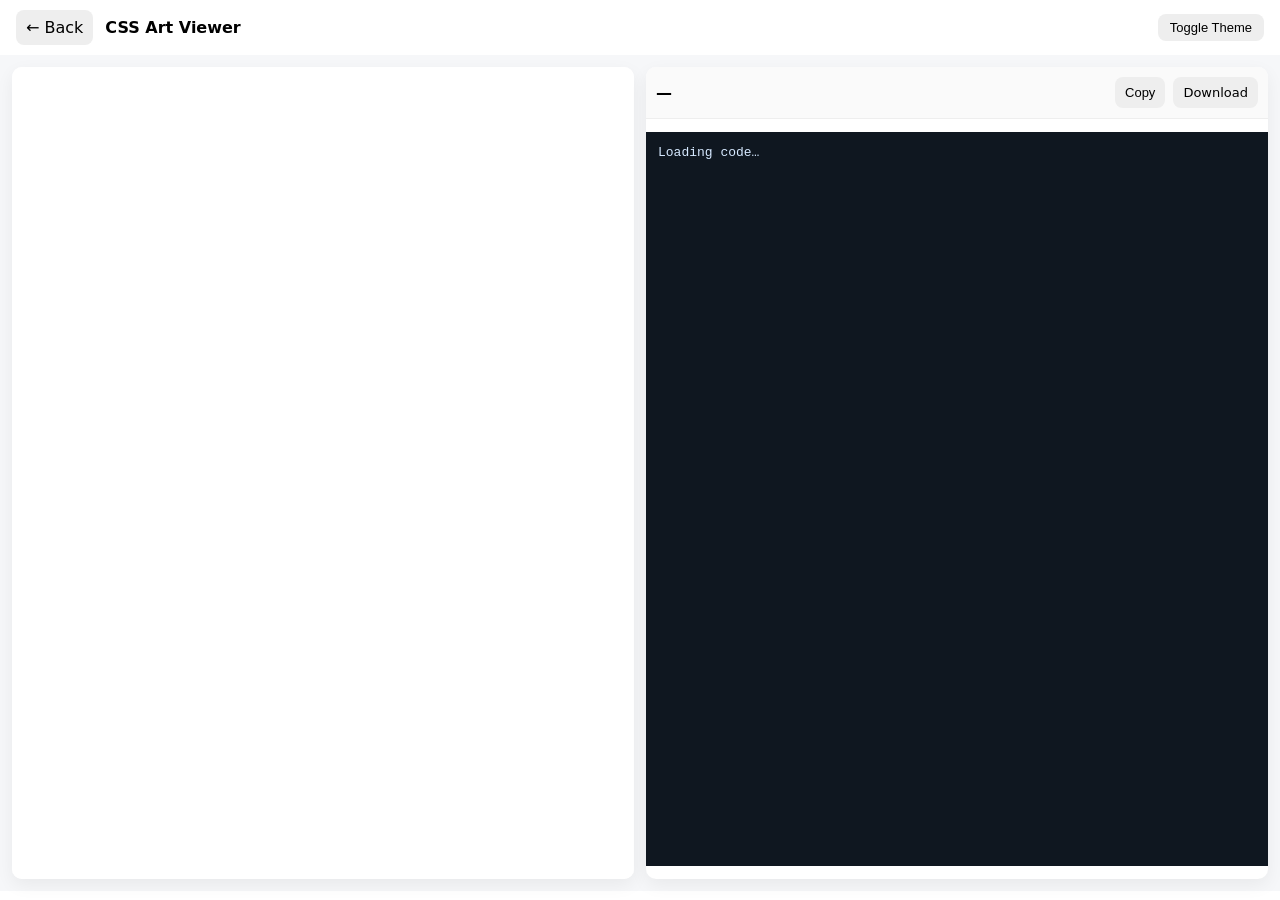
<file: art-viewer.html>
<!DOCTYPE html>
<html lang="en">
<head>
  <meta charset="utf-8" />
  <meta name="viewport" content="width=device-width,initial-scale=1" />
  <title>Art Viewer — CSS Art Museum</title>
  <style>
    :root{
      --gap: 12px;
      --bg: #f6f7f9;
      --panel: #ffffff;
      --muted: #666;
    }
    html,body{height:100%;margin:0;font-family:Inter,Segoe UI,Roboto,system-ui,Arial;}
    header{
      display:flex;align-items:center;gap:12px;padding:10px 16px;background:var(--panel);
      box-shadow:0 1px 0 rgba(0,0,0,0.06);
    }
    header .back{border:0;padding:8px 10px;border-radius:8px;cursor:pointer;background:#eee;text-decoration: none ;color:black;}
    header h1{font-size:16px;margin:0;flex:1}
    .meta {color:var(--muted);font-size:13px}
    /* Theme toggle button */
    .theme-toggle{
      border:0;
      padding:6px 12px;
      border-radius:8px;
      cursor:pointer;
      background:#eee;
      font-size:13px;
      color:black;
      transition: all 0.3s ease;
    }
    .theme-toggle:hover{
      background:#ddd;
    }

    .wrap{
      display:grid;
      grid-template-columns: 1fr 1fr;
      gap:var(--gap);
      padding:var(--gap);
      height: calc(100vh - 64px);
      background:var(--bg);
      box-sizing:border-box;
    }
    .preview-panel, .code-panel{
      background:var(--panel);
      border-radius:10px;
      box-shadow:0 6px 18px rgba(0,0,0,0.06);
      overflow:hidden;
      display:flex;
      flex-direction:column;
    }
    iframe.preview{
      width:100%;
      height:100%;
      border:0;
      flex:1;
      background: white;
    }
    .code-header{
      display:flex;
      gap:8px;
      padding:10px;
      align-items:center;
      border-bottom:1px solid #eee;
      background:#fafafa;
    }
    .code-header .filename{font-weight:600;}
    .btn{
      border:0;padding:8px 10px;border-radius:8px;cursor:pointer;background:#eee;
      font-size:13px; text-decoration: none;color: black;
    }
    .code-area{
      padding:12px;
      overflow:auto;
      font-family: ui-monospace, SFMono-Regular, Menlo, Monaco, "Courier New", monospace;
      font-size:13px;
      line-height:1.4;
      background:#0f1720;
      color:#d6e9ff;
      height:100%;
      box-sizing:border-box;
      white-space:pre;
    }
    .controls {margin-left:auto;display:flex;gap:8px;}
    @media (max-width:920px){
      .wrap{grid-template-columns: 1fr; height: auto;}
      iframe.preview{height:50vh;}
      .code-area{height:50vh;}
    }

    /* --- Dark Mode --- */
    body.dark{
      --bg: #0f0f0f;
      --panel: #1a1a1a;
      --muted: #aaa;
      color: #f0f0f0;
    }
    body.dark header{
      background: var(--panel);
      box-shadow: 0 1px 0 rgba(255,255,255,0.08);
    }
    body.dark .wrap{
      background: var(--bg);
    }
    body.dark .preview-panel,
    body.dark .code-panel{
      background: var(--panel);
      box-shadow: 0 6px 18px rgba(255,255,255,0.06);
    }
    body.dark .code-area{
      background:#0b0f14;
      color:#cde0ff;
    }
    body.dark .code-header{
      background:#181818;
      border-bottom:1px solid #333;
    }
    body.dark .btn, body.dark .back, body.dark .theme-toggle{
      background:#222;
      color:#eee;
      border:1px solid #333;
    }
    body.dark .btn:hover, body.dark .back:hover, body.dark .theme-toggle:hover{
      background:#333;
    }
  </style>
</head>
<body>
  <header>
    <a class="back" href="index.html" title="Back to gallery">← Back</a>
    <h1>CSS Art Viewer</h1>
    <button class="theme-toggle" id="themeToggle">Toggle Theme</button>
  </header>

  <main class="wrap">
    <section class="preview-panel" aria-label="Live preview">
      <iframe class="preview" id="artPreview" title="Art preview"></iframe>
    </section>

    <section class="code-panel" aria-label="Source code">
      <div class="code-header">
        <div class="filename" id="fileName">—</div>
        <div class="controls">
          <button class="btn" id="copyBtn">Copy</button>
          <a class="btn" id="downloadBtn" href="#" download>Download</a>
        </div>
      </div>

      <pre class="code-area" id="codeBlock" aria-live="polite">Loading code…</pre>
    </section>
  </main>

  <script>
    function sanitizeFilename(raw) {
      if (!raw) return null;
      // We only need to prevent directory traversal. We will add the "arts/" prefix later.
      if (raw.includes("..") || raw.includes("/") || raw.includes("\\")) {
        return null;
      }
      return raw;
    }

    const params = new URLSearchParams(location.search);
    // Get the clean filename, e.g., "hariksh-sunset.html"
    const file = sanitizeFilename(params.get("file"));

    const preview = document.getElementById("artPreview");
    const codeBlock = document.getElementById("codeBlock");
    const fileNameEl = document.getElementById("fileName");
    const metaText = document.getElementById("metaText");
    const copyBtn = document.getElementById("copyBtn");
    const downloadBtn = document.getElementById("downloadBtn");

    if(!file){
      fileNameEl.textContent = "No file specified or invalid filename";
      codeBlock.textContent = "No file specified. Go back to the gallery and click an artwork.";
      metaText.textContent = "";
    } else {
      fileNameEl.textContent = file;
      metaText.textContent = "Preview + code";

      const artPath = "./arts/" + encodeURIComponent(file);

      // Set preview (safe: use sanitized filename)
      preview.src = "./arts/" + file;

      // Set download link (same-origin)
      downloadBtn.href = "./arts/" + file;
      downloadBtn.setAttribute("download", file);

      // Fetch the code
      fetch("./arts/" + file, {cache: "no-store"})
        .then(res => {
          if(!res.ok) throw new Error("HTTP " + res.status);
          return res.text();
        })
        .then(txt => {
          // show raw text safely
          codeBlock.textContent = txt;
        })
        .catch(err => {
          codeBlock.textContent = "Error loading code: " + err.message;
        });
    }

    // Copy to clipboard
    const copyBtn = document.getElementById("copyBtn");
    const downloadBtn = document.getElementById("downloadBtn");
    const themeToggle = document.getElementById("themeToggle");

    // Apply dark mode from query param
    const darkMode = params.get("dark") === "true";
    if (darkMode) document.body.classList.add("dark");

    // Set toggle button text
    themeToggle.textContent = document.body.classList.contains("dark") ? "Light Mode" : "Dark Mode";

    // Toggle dark/light mode
    themeToggle.addEventListener("click", () => {
      document.body.classList.toggle("dark");
      themeToggle.textContent = document.body.classList.contains("dark") ? "Light Mode" : "Dark Mode";

      // Update URL query param without reload
      const url = new URL(window.location);
      url.searchParams.set('dark', document.body.classList.contains("dark"));
      history.replaceState(null,'', url);
    });

    if (!file) {
      fileNameEl.textContent = "Error";
      codeBlock.textContent = "No file specified or the filename is invalid. Please go back to the gallery and try again.";
    } else {
      // --- FIX IS HERE ---
      // We build the full path *after* we know the filename is safe.
      const filePath = `arts/${file}`;

      fileNameEl.textContent = file; // Show the clean filename
      preview.src = filePath;       // Use the full path for the iframe
      downloadBtn.href = filePath;    // Use the full path for the download link
      downloadBtn.setAttribute("download", file); // Use the clean filename for the download attribute

      // Use the full path to fetch the code
      fetch(filePath, { cache: "no-store" })
        .then(res => {
          if (!res.ok) throw new Error(`HTTP ${res.status}`);
          return res.text();
        })
        .then(txt => codeBlock.textContent = txt)
        .catch(err => codeBlock.textContent = `Error loading code: ${err.message}`);
    }

    copyBtn.addEventListener("click", async () => {
      try {
        await navigator.clipboard.writeText(codeBlock.textContent);
        copyBtn.textContent = "Copied ✓";
        setTimeout(()=> copyBtn.textContent = "Copy", 1500);
      } catch (e) {
        copyBtn.textContent = "Copy failed";
        setTimeout(()=> copyBtn.textContent = "Copy", 1500);
        setTimeout(() => copyBtn.textContent = "Copy", 1500);
      } catch (e) {
        copyBtn.textContent = "Copy failed";
        setTimeout(() => copyBtn.textContent = "Copy", 1500);
      }
    });
  </script>
</body>
</html>
</file>
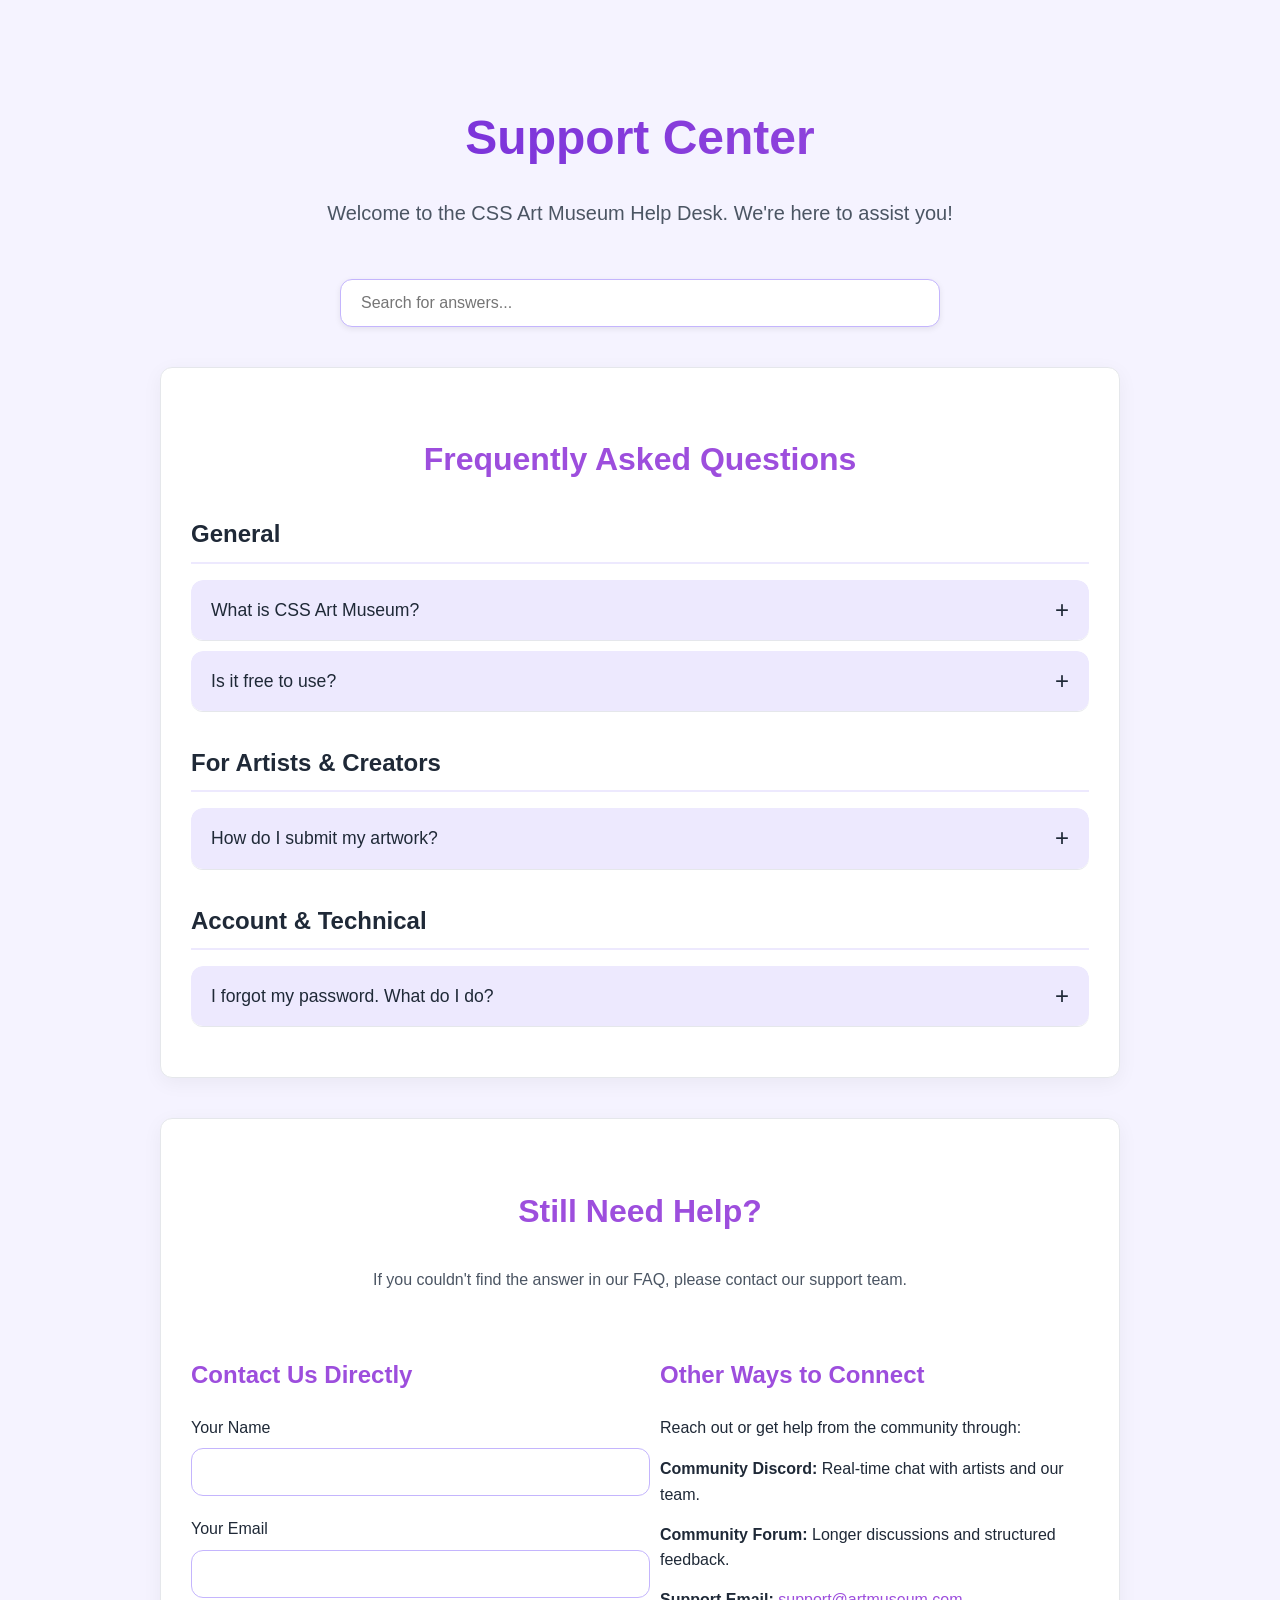
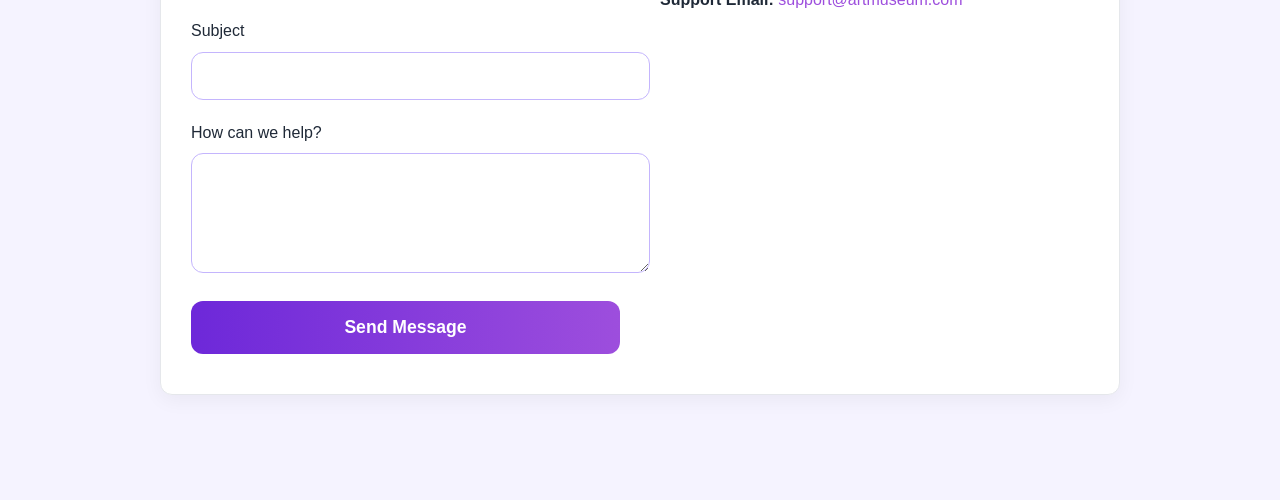
<file: support.html>
<!DOCTYPE html>
<html lang="en">
<head>
<meta charset="UTF-8">
<meta name="viewport" content="width=device-width, initial-scale=1.0">
<title>Support Center - CSS Art Museum</title>
<style>
    /* --- Global Styles & Variables --- */
    :root {
        --bg-color: #F5F3FF;
        --primary-purple: #6D28D9;
        --primary-purple-light: #EDE9FE;
        --accent-purple: #9D4EDD;
        --border-color: #C4B5FD;
        --text-color: #1F2937;
        --text-color-light: #4B5563;
        --white: #FFFFFF;
        --font-family: 'Inter', -apple-system, BlinkMacSystemFont, 'Segoe UI', Roboto, Helvetica, Arial, sans-serif;
        --border-radius: 12px;
        --transition-speed: 0.3s;
    }

    body {
        font-family: var(--font-family);
        background-color: var(--bg-color);
        color: var(--text-color);
        margin: 0;
        line-height: 1.6;
    }

    /* --- Main Container & Layout --- */
    .support-container {
        max-width: 960px;
        margin: 40px auto;
        padding: 20px;
    }

    /* --- Header Section --- */
    .support-header {
        text-align: center;
        margin-bottom: 50px;
        animation: fadeIn 1s ease forwards;
    }

    .support-header h1 {
    font-size: 3rem;
    font-weight: 700;
    margin-bottom: 10px;
    background: linear-gradient(90deg, #6D28D9, #9D4EDD);
    color: transparent;                  /* Fallback */
    -webkit-background-clip: text;       /* Chrome, Safari, Edge */
    -webkit-text-fill-color: transparent; 
    background-clip: text;               /* Standard property (not supported everywhere yet) */
}


    .support-header p {
        font-size: 1.25rem;
        color: var(--text-color-light);
    }

    /* --- Search Bar --- */
    .search-section {
        text-align: center;
        margin: 40px 0;
    }

    .search-bar {
        width: 100%;
        max-width: 600px;
        padding: 14px 20px;
        font-size: 1rem;
        border: 1px solid var(--border-color);
        border-radius: var(--border-radius);
        background-color: var(--white);
        box-shadow: 0 2px 6px rgba(0, 0, 0, 0.08);
        transition: border-color var(--transition-speed), box-shadow var(--transition-speed);
    }

    .search-bar:focus {
        outline: none;
        border-color: var(--primary-purple);
        box-shadow: 0 0 0 4px var(--primary-purple-light);
    }

    /* --- Section Styling --- */
    .support-section {
        background-color: var(--white);
        border-radius: var(--border-radius);
        padding: 40px 30px;
        margin-bottom: 40px;
        border: 1px solid #E5E7EB;
        box-shadow: 0 5px 20px rgba(0,0,0,0.05);
        animation: fadeIn 1s ease forwards;
    }

    .support-section h2 {
        font-size: 2rem;
        font-weight: 600;
        margin-bottom: 30px;
        text-align: center;
        color: var(--accent-purple);
    }

    /* --- FAQ Section --- */
    .faq-category h4 {
        font-size: 1.5rem;
        margin-top: 32px;
        margin-bottom: 16px;
        padding-bottom: 8px;
        border-bottom: 2px solid var(--primary-purple-light);
    }

    .faq-category:first-of-type h4 {
        margin-top: 0;
    }

    .faq-item {
        border-bottom: 1px solid #E5E7EB;
        overflow: hidden;
        transition: all var(--transition-speed);
        border-radius: var(--border-radius);
        margin-bottom: 10px;
    }

    .faq-item summary {
        font-size: 1.1rem;
        font-weight: 500;
        padding: 16px 20px;
        cursor: pointer;
        list-style: none;
        position: relative;
        transition: color var(--transition-speed);
        background-color: var(--primary-purple-light);
        border-radius: var(--border-radius);
    }

    .faq-item summary::-webkit-details-marker { display: none; }

    .faq-item summary::after {
        content: '+';
        font-size: 1.5rem;
        font-weight: 300;
        position: absolute;
        right: 20px;
        top: 50%;
        transform: translateY(-50%);
        transition: transform var(--transition-speed);
    }

    .faq-item[open] summary {
        color: var(--primary-purple);
    }

    .faq-item[open] summary::after {
        transform: translateY(-50%) rotate(45deg);
    }

    .faq-answer {
        padding: 0 20px 20px 20px;
        color: var(--text-color-light);
        animation: fadeIn 0.3s ease forwards;
    }

    /* --- Contact Section --- */
    .contact-grid {
        display: flex;
        gap: 40px;
        flex-wrap: wrap;
    }

    .contact-form, .contact-info {
        flex: 1;
        min-width: 280px;
    }

    .contact-form h4, .contact-info h4 {
        font-size: 1.5rem;
        margin-bottom: 20px;
        color: var(--accent-purple);
    }

    .form-group {
        margin-bottom: 20px;
    }

    .form-group label {
        display: block;
        margin-bottom: 8px;
        font-weight: 500;
    }

    .form-group input,
    .form-group textarea {
        width: 100%;
        padding: 14px;
        font-size: 1rem;
        border: 1px solid var(--border-color);
        border-radius: var(--border-radius);
        background-color: var(--white);
        transition: border-color var(--transition-speed), box-shadow var(--transition-speed);
    }

    .form-group input:focus,
    .form-group textarea:focus {
        outline: none;
        border-color: var(--primary-purple);
        box-shadow: 0 0 0 4px var(--primary-purple-light);
    }

    .form-group textarea { resize: vertical; }

    .submit-btn {
        width: 100%;
        padding: 16px;
        font-size: 1.1rem;
        font-weight: 600;
        color: var(--white);
        background: linear-gradient(90deg, #6D28D9, #9D4EDD);
        border: none;
        border-radius: var(--border-radius);
        cursor: pointer;
        transition: transform var(--transition-speed), box-shadow var(--transition-speed);
    }

    .submit-btn:hover {
        transform: scale(1.05);
        box-shadow: 0 6px 15px rgba(0,0,0,0.15);
    }

    .contact-info ul { list-style: none; padding: 0; }
    .contact-info li { margin-bottom: 14px; }
    .contact-info a { color: var(--accent-purple); font-weight: 500; text-decoration: none; }
    .contact-info a:hover { text-decoration: underline; }

    /* --- Animations --- */
    @keyframes fadeIn {
        from { opacity: 0; transform: translateY(20px); }
        to { opacity: 1; transform: translateY(0); }
    }

    /* --- Responsive Styles --- */
    @media (max-width: 768px) {
        .support-header h1 { font-size: 2.2rem; }
        .contact-grid { flex-direction: column; }
        .support-section { padding: 30px 20px; }
    }

</style>
</head>
<body>

<main class="support-container">
    <section class="support-header">
        <h1>Support Center</h1>
        <p>Welcome to the CSS Art Museum Help Desk. We're here to assist you!</p>
    </section>

    <section class="search-section">
        <input type="search" class="search-bar" placeholder="Search for answers...">
    </section>

    <section class="support-section">
        <h2>Frequently Asked Questions</h2>
        
        <div class="faq-category">
            <h4>General</h4>
            <details class="faq-item">
                <summary>What is CSS Art Museum?</summary>
                <div class="faq-answer">
                    <p>CSS Art Museum is a digital platform showcasing art created entirely with CSS.</p>
                </div>
            </details>
            <details class="faq-item">
                <summary>Is it free to use?</summary>
                <div class="faq-answer">
                    <p>Yes! All browsing, profile creation, and submissions are free.</p>
                </div>
            </details>
        </div>

        <div class="faq-category">
            <h4>For Artists & Creators</h4>
            <details class="faq-item">
                <summary>How do I submit my artwork?</summary>
                <div class="faq-answer">
                    <p>Sign up, click "Submit Artwork," and paste your HTML/CSS code with a title and description.</p>
                </div>
            </details>
        </div>

        <div class="faq-category">
            <h4>Account & Technical</h4>
            <details class="faq-item">
                <summary>I forgot my password. What do I do?</summary>
                <div class="faq-answer">
                    <p>Use the "Forgot Password?" link on the login page to reset it via email.</p>
                </div>
            </details>
        </div>
    </section>

    <section class="support-section">
        <h2>Still Need Help?</h2>
        <p style="text-align:center; max-width: 600px; margin: 0 auto 32px auto; color: var(--text-color-light);">If you couldn't find the answer in our FAQ, please contact our support team.</p>
        <div class="contact-grid">
            <div class="contact-form">
                <h4>Contact Us Directly</h4>
                <form action="#" method="POST">
                    <div class="form-group">
                        <label for="name">Your Name</label>
                        <input type="text" id="name" name="name" required>
                    </div>
                    <div class="form-group">
                        <label for="email">Your Email</label>
                        <input type="email" id="email" name="email" required>
                    </div>
                    <div class="form-group">
                        <label for="subject">Subject</label>
                        <input type="text" id="subject" name="subject" required>
                    </div>
                    <div class="form-group">
                        <label for="message">How can we help?</label>
                        <textarea id="message" name="message" rows="5" required></textarea>
                    </div>
                    <button type="submit" class="submit-btn">Send Message</button>
                </form>
            </div>
            <div class="contact-info">
                <h4>Other Ways to Connect</h4>
                <p>Reach out or get help from the community through:</p>
                <ul>
                    <li><strong>Community Discord:</strong> Real-time chat with artists and our team.</li>
                    <li><strong>Community Forum:</strong> Longer discussions and structured feedback.</li>
                    <li><strong>Support Email:</strong> <a href="mailto:support@artmuseum.com">support@artmuseum.com</a></li>
                </ul>
            </div>
        </div>
    </section>
</main>

</body>
</html>
</file>
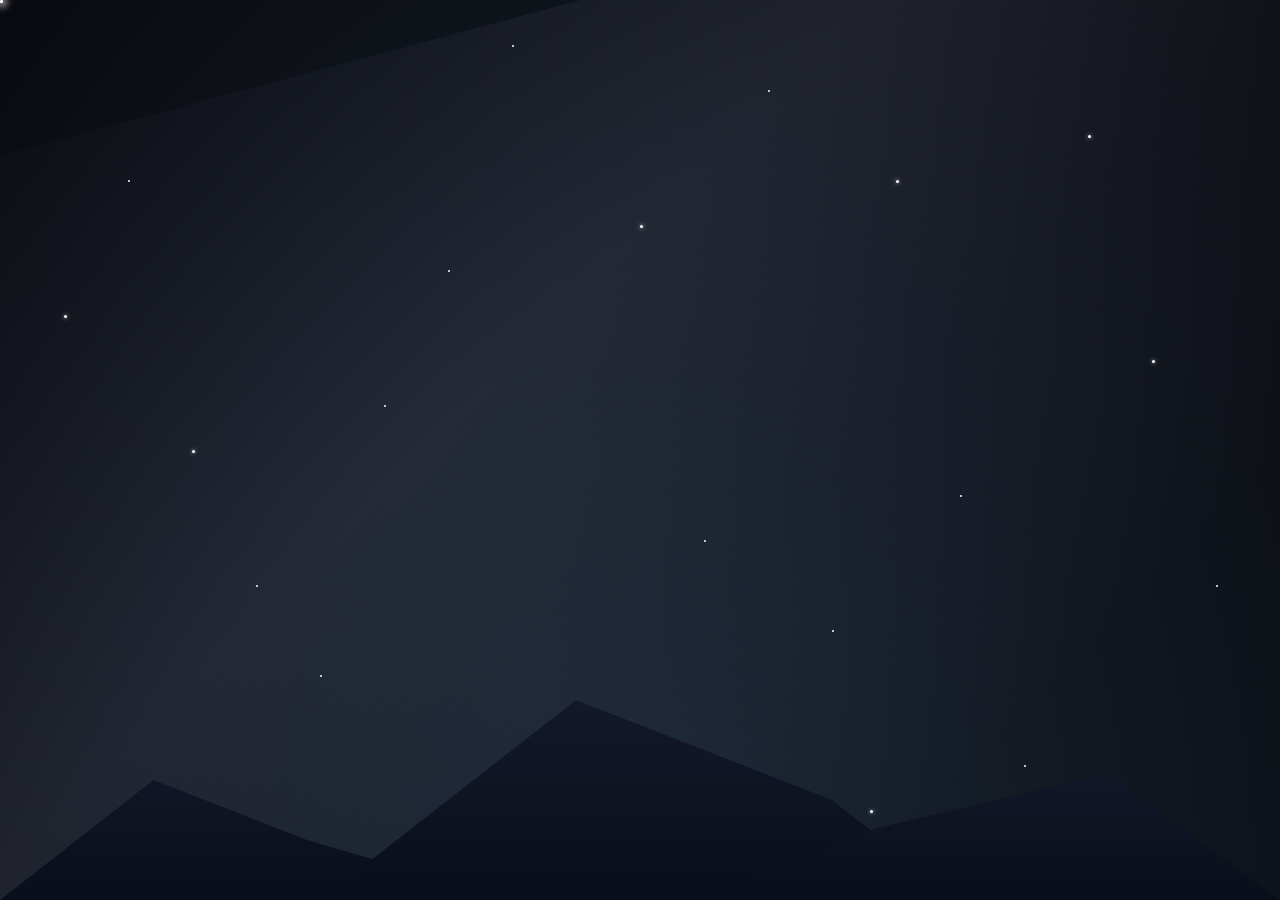
<file: arts/aditi-meteor-shower.html>
<!DOCTYPE html>
<html lang="en">
<head>
    <meta charset="UTF-8">
    <meta name="viewport" content="width=device-width, initial-scale=1.0">
    <title>Meteor Shower</title>
    <style>
        * {
            margin: 0;
            padding: 0;
            box-sizing: border-box;
        }

        body {
            overflow: hidden;
            background: radial-gradient(ellipse at bottom, #1B2735 0%, #090A0F 100%);
            height: 100vh;
        }

        .scene {
            position: relative;
            width: 100%;
            height: 100vh;
            overflow: hidden;
        }

        /* Starfield background */
        .stars {
            position: absolute;
            width: 100%;
            height: 100%;
        }

        .star {
            position: absolute;
            width: 2px;
            height: 2px;
            background: white;
            border-radius: 50%;
            animation: twinkle 3s ease-in-out infinite;
        }

        .star.bright {
            width: 3px;
            height: 3px;
            box-shadow: 0 0 4px rgba(255, 255, 255, 0.8);
        }

        @keyframes twinkle {
            0%, 100% { opacity: 0.3; }
            50% { opacity: 1; }
        }

        /* Generate random stars */
        .star:nth-child(1) { left: 10%; top: 20%; animation-delay: 0s; }
        .star:nth-child(2) { left: 85%; top: 15%; animation-delay: 0.5s; }
        .star:nth-child(3) { left: 30%; top: 45%; animation-delay: 1s; }
        .star:nth-child(4) { left: 65%; top: 70%; animation-delay: 1.5s; }
        .star:nth-child(5) { left: 50%; top: 25%; animation-delay: 2s; }
        .star:nth-child(6) { left: 75%; top: 55%; animation-delay: 2.5s; }
        .star:nth-child(7) { left: 20%; top: 65%; animation-delay: 0.8s; }
        .star:nth-child(8) { left: 90%; top: 40%; animation-delay: 1.3s; }
        .star:nth-child(9) { left: 45%; top: 80%; animation-delay: 1.8s; }
        .star:nth-child(10) { left: 60%; top: 10%; animation-delay: 2.3s; }
        .star:nth-child(11) { left: 15%; top: 50%; animation-delay: 0.3s; }
        .star:nth-child(12) { left: 80%; top: 85%; animation-delay: 1.1s; }
        .star:nth-child(13) { left: 35%; top: 30%; animation-delay: 1.6s; }
        .star:nth-child(14) { left: 70%; top: 20%; animation-delay: 2.1s; }
        .star:nth-child(15) { left: 25%; top: 75%; animation-delay: 0.6s; }
        .star:nth-child(16) { left: 55%; top: 60%; animation-delay: 1.4s; }
        .star:nth-child(17) { left: 5%; top: 35%; animation-delay: 1.9s; }
        .star:nth-child(18) { left: 95%; top: 65%; animation-delay: 2.4s; }
        .star:nth-child(19) { left: 40%; top: 5%; animation-delay: 0.9s; }
        .star:nth-child(20) { left: 68%; top: 90%; animation-delay: 1.7s; }

        /* Meteors */
        .meteor {
            position: absolute;
            width: 3px;
            height: 3px;
            background: white;
            border-radius: 50%;
            box-shadow: 0 0 8px 2px rgba(255, 255, 255, 0.8);
            animation: shootMeteor linear infinite;
        }

        .meteor::before {
            content: '';
            position: absolute;
            width: 100px;
            height: 2px;
            background: linear-gradient(to right, 
                rgba(255, 255, 255, 0.9), 
                rgba(255, 255, 255, 0.6) 30%,
                rgba(200, 220, 255, 0.3) 60%,
                transparent);
            top: 50%;
            right: 3px;
            transform: translateY(-50%);
            border-radius: 50%;
        }

        @keyframes shootMeteor {
            0% {
                transform: translate(0, 0) rotate(45deg);
                opacity: 1;
            }
            70% {
                opacity: 1;
            }
            100% {
                transform: translate(-600px, 600px) rotate(45deg);
                opacity: 0;
            }
        }

        /* Different meteor timings and positions */
        .meteor:nth-child(1) { left: 20%; top: -5%; animation-duration: 2s; animation-delay: 0s; }
        .meteor:nth-child(2) { left: 50%; top: -8%; animation-duration: 2.3s; animation-delay: 0.5s; }
        .meteor:nth-child(3) { left: 80%; top: -3%; animation-duration: 1.8s; animation-delay: 1s; }
        .meteor:nth-child(4) { left: 35%; top: -6%; animation-duration: 2.1s; animation-delay: 1.5s; }
        .meteor:nth-child(5) { left: 65%; top: -4%; animation-duration: 2.4s; animation-delay: 2s; }
        .meteor:nth-child(6) { left: 90%; top: -7%; animation-duration: 1.9s; animation-delay: 2.5s; }
        .meteor:nth-child(7) { left: 15%; top: -9%; animation-duration: 2.2s; animation-delay: 3s; }
        .meteor:nth-child(8) { left: 45%; top: -5%; animation-duration: 2s; animation-delay: 3.5s; }
        .meteor:nth-child(9) { left: 75%; top: -8%; animation-duration: 2.3s; animation-delay: 4s; }
        .meteor:nth-child(10) { left: 25%; top: -4%; animation-duration: 2.1s; animation-delay: 4.5s; }
        .meteor:nth-child(11) { left: 55%; top: -6%; animation-duration: 1.8s; animation-delay: 5s; }
        .meteor:nth-child(12) { left: 85%; top: -9%; animation-duration: 2.4s; animation-delay: 5.5s; }
        .meteor:nth-child(13) { left: 10%; top: -7%; animation-duration: 2.2s; animation-delay: 6s; }
        .meteor:nth-child(14) { left: 40%; top: -5%; animation-duration: 1.9s; animation-delay: 6.5s; }
        .meteor:nth-child(15) { left: 70%; top: -8%; animation-duration: 2.1s; animation-delay: 7s; }

        /* Larger meteors */
        .meteor.large {
            width: 5px;
            height: 5px;
            box-shadow: 0 0 15px 4px rgba(255, 255, 255, 0.9);
        }

        .meteor.large::before {
            width: 150px;
            height: 3px;
            background: linear-gradient(to right, 
                rgba(255, 255, 255, 1), 
                rgba(255, 255, 255, 0.8) 20%,
                rgba(200, 220, 255, 0.5) 50%,
                rgba(150, 180, 255, 0.2) 80%,
                transparent);
        }

        .meteor:nth-child(3), .meteor:nth-child(7), .meteor:nth-child(12) {
            width: 5px;
            height: 5px;
            box-shadow: 0 0 15px 4px rgba(255, 255, 255, 0.9);
        }

        .meteor:nth-child(3)::before, 
        .meteor:nth-child(7)::before, 
        .meteor:nth-child(12)::before {
            width: 150px;
            height: 3px;
            background: linear-gradient(to right, 
                rgba(255, 255, 255, 1), 
                rgba(255, 255, 255, 0.8) 20%,
                rgba(200, 220, 255, 0.5) 50%,
                rgba(150, 180, 255, 0.2) 80%,
                transparent);
        }

        /* Milky Way glow */
        .milky-way {
            position: absolute;
            width: 120%;
            height: 100%;
            left: -10%;
            top: 0;
            background: linear-gradient(to bottom right,
                transparent 0%,
                rgba(150, 150, 200, 0.05) 20%,
                rgba(180, 180, 220, 0.1) 40%,
                rgba(150, 150, 200, 0.05) 60%,
                transparent 80%);
            transform: rotate(-15deg);
            pointer-events: none;
        }

        /* Mountain silhouette */
        .mountains {
            position: absolute;
            bottom: 0;
            width: 100%;
            height: 250px;
        }

        .mountain {
            position: absolute;
            bottom: 0;
            background: linear-gradient(to top, #0a0e1a, #161b2e);
        }

        .mountain1 {
            left: 0;
            width: 40%;
            height: 200px;
            clip-path: polygon(0% 100%, 30% 40%, 60% 70%, 100% 100%);
        }

        .mountain2 {
            left: 25%;
            width: 50%;
            height: 250px;
            clip-path: polygon(0% 100%, 40% 20%, 80% 60%, 100% 100%);
        }

        .mountain3 {
            right: 0;
            width: 45%;
            height: 180px;
            clip-path: polygon(0% 100%, 30% 60%, 70% 30%, 100% 100%);
        }

        /* Shooting star trails */
        .trail {
            position: absolute;
            width: 2px;
            height: 80px;
            background: linear-gradient(to bottom,
                rgba(255, 255, 255, 0.8),
                rgba(200, 220, 255, 0.4),
                transparent);
            animation: fadeTrail 0.5s ease-out forwards;
            pointer-events: none;
            opacity: 0;
        }

        @keyframes fadeTrail {
            0% { opacity: 0.6; }
            100% { opacity: 0; }
        }
    </style>
</head>
<body>
    <div class="scene">
        <!-- Milky Way -->
        <div class="milky-way"></div>

        <!-- Starfield -->
        <div class="stars">
            <div class="star"></div>
            <div class="star bright"></div>
            <div class="star"></div>
            <div class="star"></div>
            <div class="star bright"></div>
            <div class="star"></div>
            <div class="star"></div>
            <div class="star bright"></div>
            <div class="star"></div>
            <div class="star"></div>
            <div class="star bright"></div>
            <div class="star"></div>
            <div class="star"></div>
            <div class="star bright"></div>
            <div class="star"></div>
            <div class="star"></div>
            <div class="star bright"></div>
            <div class="star"></div>
            <div class="star"></div>
            <div class="star bright"></div>
        </div>

        <!-- Meteors -->
        <div class="meteor"></div>
        <div class="meteor"></div>
        <div class="meteor"></div>
        <div class="meteor"></div>
        <div class="meteor"></div>
        <div class="meteor"></div>
        <div class="meteor"></div>
        <div class="meteor"></div>
        <div class="meteor"></div>
        <div class="meteor"></div>
        <div class="meteor"></div>
        <div class="meteor"></div>
        <div class="meteor"></div>
        <div class="meteor"></div>
        <div class="meteor"></div>

        <!-- Mountain silhouette -->
        <div class="mountains">
            <div class="mountain mountain1"></div>
            <div class="mountain mountain2"></div>
            <div class="mountain mountain3"></div>
        </div>
    </div>
</body>
</html>
</file>
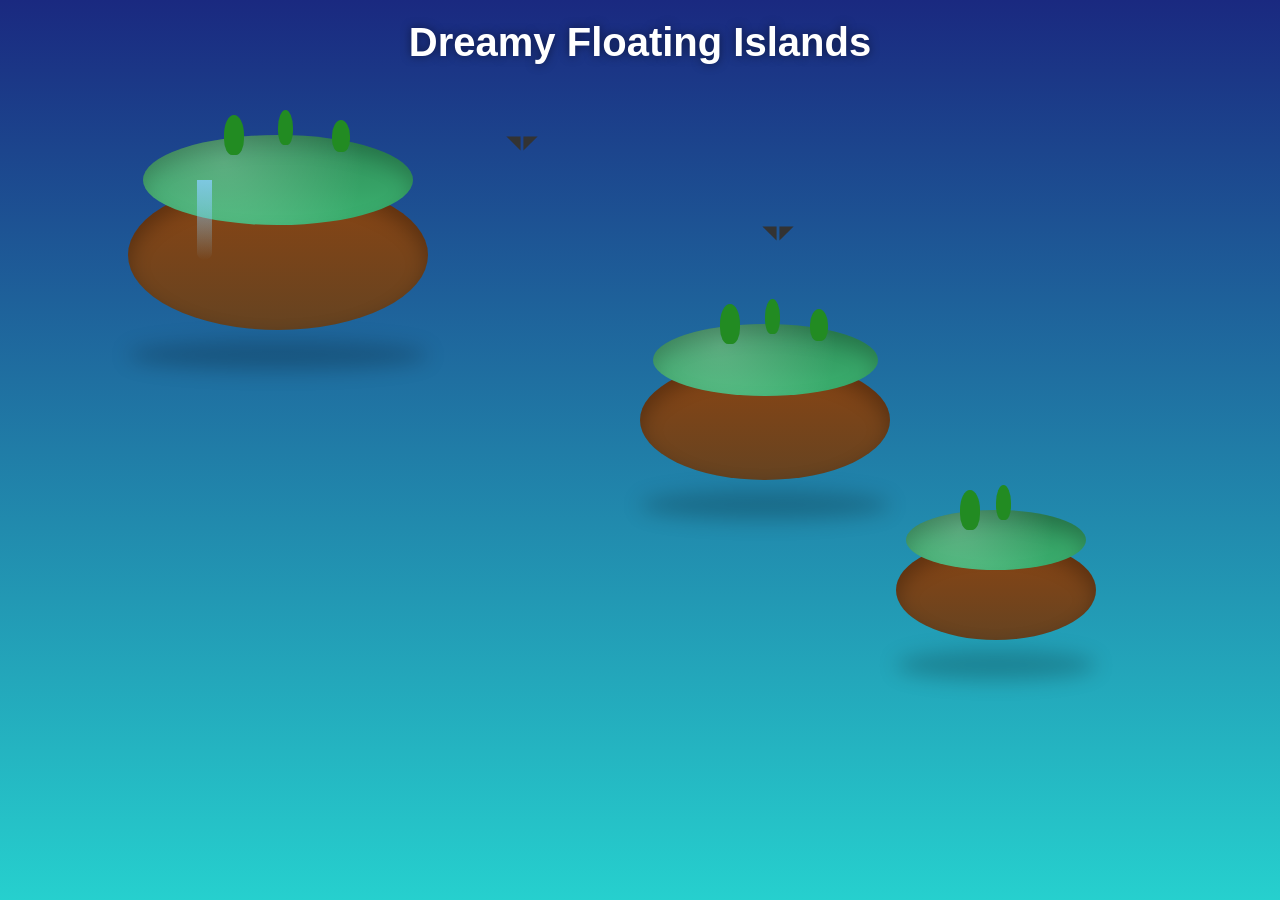
<file: arts/adrika-floating-island.html>
<!DOCTYPE html>
<html lang="en">
<head>
    <meta charset="UTF-8">
    <meta name="viewport" content="width=device-width, initial-scale=1.0">
    <title>Dreamy Floating Islands</title>
    <style>
        * {
            margin: 0;
            padding: 0;
            box-sizing: border-box;
        }
        body {
            background: linear-gradient(to bottom, #1a2980, #26d0ce);
            min-height: 100vh;
            overflow: hidden;
            font-family: 'Segoe UI', Tahoma, Geneva, Verdana, sans-serif;
            display: flex;
            justify-content: center;
            align-items: center;
        }

        .scene {
            position: relative;
            width: 100%;
            height: 100vh;
            overflow: hidden;
        }

        /* Island Styles */
        .island {
            position: absolute;
            transform-origin: center;
        }

        .island-1 {
            width: 300px;
            height: 150px;
            top: 20%;
            left: 10%;
            animation: float 15s ease-in-out infinite;
        }

        .island-2 {
            width: 200px;
            height: 100px;
            top: 60%;
            left: 70%;
            animation: float 12s ease-in-out infinite 2s;
        }

        .island-3 {
            width: 250px;
            height: 120px;
            top: 40%;
            left: 50%;
            animation: float 18s ease-in-out infinite 1s;
        }

        .island-base {
            position: absolute;
            width: 100%;
            height: 100%;
            border-radius: 50%;
            background: linear-gradient(to bottom, #8B4513, #654321);
            box-shadow: inset 0 10px 20px rgba(0, 0, 0, 0.3);
        }

        .island-top {
            position: absolute;
            width: 90%;
            height: 60%;
            top: -30%;
            left: 5%;
            border-radius: 50%;
            background: linear-gradient(to bottom, #2E8B57, #3CB371);
            box-shadow: inset 0 10px 20px rgba(0, 0, 0, 0.2);
            z-index: 2;
        }

        .island-top::after {
            content: '';
            position: absolute;
            width: 100%;
            height: 100%;
            border-radius: 50%;
            background: radial-gradient(circle at 30% 30%, rgba(255, 255, 255, 0.2), transparent 70%);
        }

        .tree {
            position: absolute;
            width: 20px;
            height: 40px;
            background: #228B22;
            border-radius: 50% 50% 40% 40%;
            z-index: 3;
        }

        .tree-1 { top: -20px; left: 30%; }
        .tree-2 { top: -25px; left: 50%; width: 15px; height: 35px; }
        .tree-3 { top: -15px; left: 70%; width: 18px; height: 32px; }

        /* Cloud Styles */
        .cloud {
            position: absolute;
            background: rgba(255, 255, 255, 0.9);
            border-radius: 50%;
            filter: blur(5px);
            animation: drift 30s linear infinite;
        }

        .cloud-1 {
            width: 120px;
            height: 60px;
            top: 10%;
            left: -150px;
            animation-delay: 0s;
        }

        .cloud-2 {
            width: 180px;
            height: 80px;
            top: 30%;
            left: -200px;
            animation-delay: 5s;
        }

        .cloud-3 {
            width: 150px;
            height: 70px;
            top: 50%;
            left: -180px;
            animation-delay: 10s;
        }

        .cloud-4 {
            width: 200px;
            height: 90px;
            top: 70%;
            left: -220px;
            animation-delay: 15s;
        }

        /* Shadow Styles */
        .shadow {
            position: absolute;
            width: 100%;
            height: 30px;
            border-radius: 50%;
            background: rgba(0, 0, 0, 0.2);
            filter: blur(10px);
            bottom: -40px;
            left: 0;
            z-index: -1;
            animation: shadow 15s ease-in-out infinite;
        }

        .island-2 .shadow {
            animation: shadow 12s ease-in-out infinite 2s;
        }

        .island-3 .shadow {
            animation: shadow 18s ease-in-out infinite 1s;
        }

        /* Waterfall Effect */
        .waterfall {
            position: absolute;
            width: 15px;
            height: 80px;
            background: linear-gradient(to bottom, rgba(135, 206, 250, 0.8), transparent);
            border-radius: 0 0 10px 10px;
            top: 50%;
            left: 20%;
            z-index: 1;
            animation: waterfall 3s linear infinite;
        }

        /* Birds */
        .bird {
            position: absolute;
            width: 20px;
            height: 10px;
            background: transparent;
            z-index: 10;
        }

        .bird::before, .bird::after {
            content: '';
            position: absolute;
            width: 0;
            height: 0;
            border-left: 10px solid transparent;
            border-right: 10px solid transparent;
            border-bottom: 10px solid #333;
        }

        .bird::before {
            transform: rotate(45deg);
            left: -5px;
        }

        .bird::after {
            transform: rotate(-45deg);
            right: -5px;
        }

        .bird-1 {
            top: 15%;
            left: 40%;
            animation: fly 25s linear infinite;
        }

        .bird-2 {
            top: 25%;
            left: 60%;
            animation: fly 20s linear infinite 5s;
        }

        /* Animations */
        @keyframes float {
            0%, 100% {
                transform: translateY(0) rotate(0deg);
            }
            25% {
                transform: translateY(-10px) rotate(1deg);
            }
            50% {
                transform: translateY(-5px) rotate(-1deg);
            }
            75% {
                transform: translateY(-15px) rotate(1deg);
            }
        }

        @keyframes drift {
            0% {
                transform: translateX(0);
            }
            100% {
                transform: translateX(calc(100vw + 300px));
            }
        }

        @keyframes shadow {
            0%, 100% {
                transform: scale(1);
                opacity: 0.4;
            }
            25% {
                transform: scale(0.9);
                opacity: 0.3;
            }
            50% {
                transform: scale(1.1);
                opacity: 0.5;
            }
            75% {
                transform: scale(0.95);
                opacity: 0.35;
            }
        }

        @keyframes waterfall {
            0% {
                height: 80px;
                opacity: 0.8;
            }
            50% {
                height: 100px;
                opacity: 1;
            }
            100% {
                height: 80px;
                opacity: 0.8;
            }
        }

        @keyframes fly {
            0% {
                transform: translateX(-100px) translateY(0);
            }
            25% {
                transform: translateX(25vw) translateY(-20px);
            }
            50% {
                transform: translateX(50vw) translateY(0);
            }
            75% {
                transform: translateX(75vw) translateY(20px);
            }
            100% {
                transform: translateX(calc(100vw + 100px)) translateY(0);
            }
        }

        /* Title */
        .title {
            position: absolute;
            top: 20px;
            width: 100%;
            text-align: center;
            color: white;
            font-size: 2.5rem;
            text-shadow: 0 0 10px rgba(0, 0, 0, 0.5);
            z-index: 100;
        }

        /* Responsive adjustments */
        @media (max-width: 768px) {
            .island-1, .island-2, .island-3 {
                transform: scale(0.7);
            }
            
            .title {
                font-size: 1.8rem;
            }
        }
    </style>
</head>
<body>
    <div class="scene">
        <h1 class="title">Dreamy Floating Islands</h1>
        
        <!-- Island 1 -->
        <div class="island island-1">
            <div class="island-base"></div>
            <div class="island-top">
                <div class="tree tree-1"></div>
                <div class="tree tree-2"></div>
                <div class="tree tree-3"></div>
                <div class="waterfall"></div>
            </div>
            <div class="shadow"></div>
        </div>
        
        <!-- Island 2 -->
        <div class="island island-2">
            <div class="island-base"></div>
            <div class="island-top">
                <div class="tree tree-1"></div>
                <div class="tree tree-2"></div>
            </div>
            <div class="shadow"></div>
        </div>
        
        <!-- Island 3 -->
        <div class="island island-3">
            <div class="island-base"></div>
            <div class="island-top">
                <div class="tree tree-1"></div>
                <div class="tree tree-2"></div>
                <div class="tree tree-3"></div>
            </div>
            <div class="shadow"></div>
        </div>
        
        <!-- Clouds -->
        <div class="cloud cloud-1"></div>
        <div class="cloud cloud-2"></div>
        <div class="cloud cloud-3"></div>
        <div class="cloud cloud-4"></div>
        
        <!-- Birds -->
        <div class="bird bird-1"></div>
        <div class="bird bird-2"></div>
    </div>

    <script>
        // Add interactive elements
        document.addEventListener('DOMContentLoaded', function() {
            // Add random sparkle effect to islands
            setInterval(() => {
                const islands = document.querySelectorAll('.island-top');
                islands.forEach(island => {
                    if (Math.random() > 0.7) {
                        const sparkle = document.createElement('div');
                        sparkle.style.position = 'absolute';
                        sparkle.style.width = '5px';
                        sparkle.style.height = '5px';
                        sparkle.style.background = 'rgba(255, 255, 255, 0.8)';
                        sparkle.style.borderRadius = '50%';
                        sparkle.style.left = Math.random() * 80 + 10 + '%';
                        sparkle.style.top = Math.random() * 40 + 10 + '%';
                        sparkle.style.animation = 'sparkle 2s ease-out forwards';
                        
                        island.appendChild(sparkle);
                        
                        setTimeout(() => {
                            sparkle.remove();
                        }, 2000);
                    }
                });
            }, 1000);
            
            // Add CSS for sparkle animation
            const style = document.createElement('style');
            style.textContent = `
                @keyframes sparkle {
                    0% { transform: scale(0); opacity: 0; }
                    50% { transform: scale(1); opacity: 1; }
                    100% { transform: scale(0); opacity: 0; }
                }
            `;
            document.head.appendChild(style);
        });
    </script>
</body>
</html>
</file>
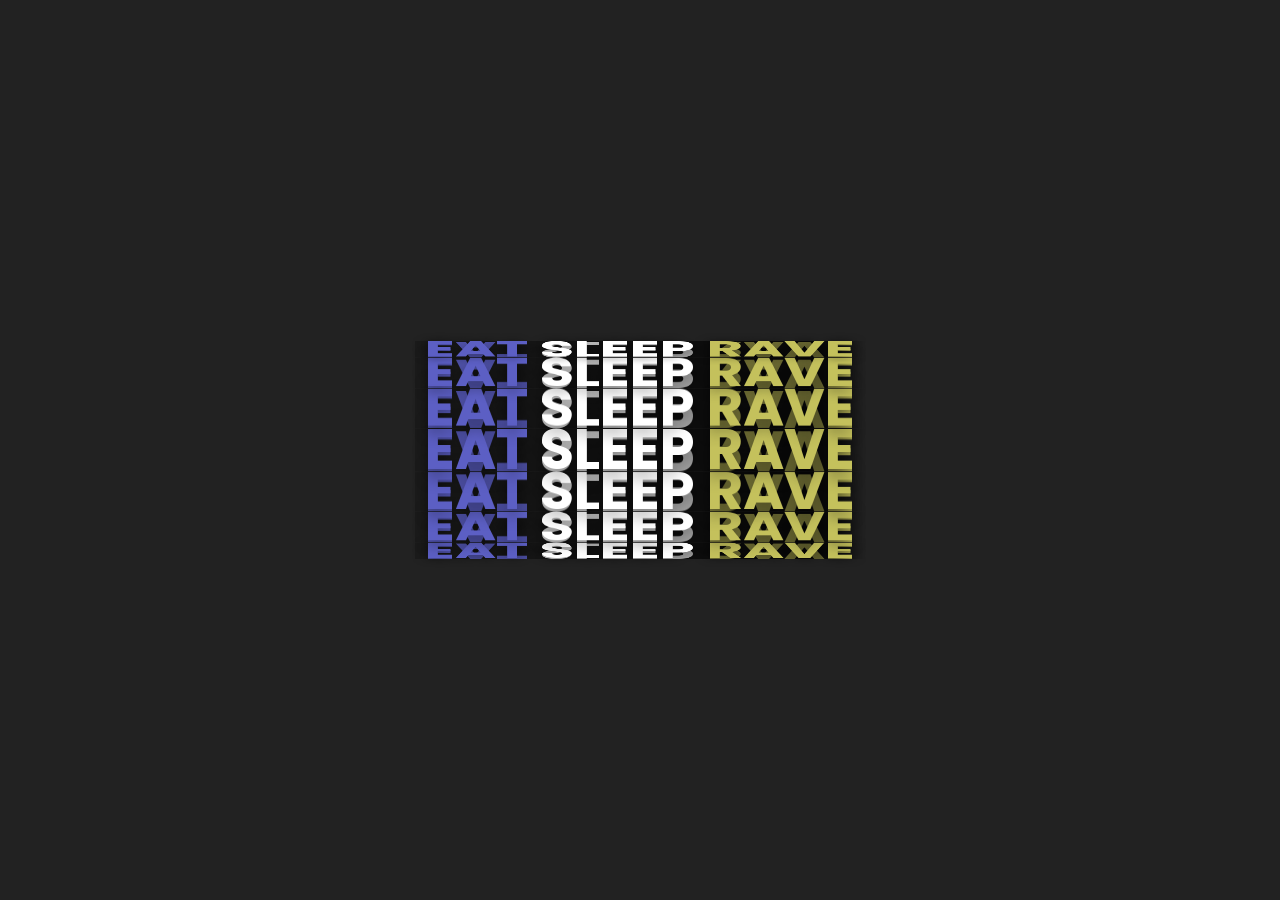
<file: arts/amansingh-3DtextRolling.html>
<!DOCTYPE html>
<html lang="en">
<head>
    <meta charset="UTF-8">
    <meta name="viewport" content="width=device-width, initial-scale=1.0">
    <title>3D TEXT ROLLING ANIMATION</title>
    <style>
        @import url("https://fonts.googleapis.com/css2?family=Heebo:wght@400;600&family=Poppins:wght@100;500;600;800;900&family=Lobster+Two:ital,wght@0,400;0,700;1,400&display=swap");

* {
  box-sizing: border-box;
  margin: 0;
  padding: 0;
  font-family: "Poppins", sans-serif;
}

select:focus, input:focus, button:focus {
  outline: none;
}

body {
  background-color: #222;
  overflow: hidden;
  display: flex;
  justify-content: center;
  align-items: center;
  min-height: 100vh;
}


.container {
  display: flex;
  justify-content: center;
  align-items: center;
}
.container .box {
  transform-style: preserve-3d;
  animation: animate 7s ease-in-out infinite alternate;
}
.container .box span {
  background: linear-gradient(90deg, rgba(0, 0, 0, 0.1), rgba(0, 0, 0, 0.5) 90%, transparent);
  text-transform: uppercase;
  line-height: 0.76em;
  position: absolute;
  color: #fff;
  font-size: 3.5em;
  white-space: nowrap;
  font-weight: bold;
  padding: 0px 10px;
  transform-style: preserve-3d;
  text-shadow: 0 10px 15px rgba(0, 0, 0, 0.3);
  transform: translate(-50%, -50%) rotateX(calc(var(--i) * 22.5deg)) translateZ(109px);
}
.container .box span i {
  font-style: initial;
}
.container .box span i:nth-child(1) {
  color: #5c5fc4;
}
.container .box span i:nth-child(2) {
  color: #c4c15c;
}

@keyframes animate {
  0% {
    transform: perspective(500px) rotateX(0deg) rotate(5deg);
  }
  100% {
    transform: perspective(50px) rotateX(360deg) rotate(5deg);
  }
}

    </style>
</head>
<body>
        <div class="container">
            <div class="box">
                <span style="--i: 1">
                    <i>EAT</i>
                    SLEEP
                    <i>RAVE</i>
                </span>
                <span style="--i: 2">
                    <i>EAT</i>
                    SLEEP
                    <i>RAVE</i>
                </span>
                <span style="--i: 3">
                    <i>EAT</i>
                    SLEEP
                    <i>RAVE</i>
                </span>
                <span style="--i: 4">
                    <i>EAT</i>
                    SLEEP
                    <i>RAVE</i>
                </span>
                <span style="--i: 5">
                    <i>EAT</i>
                    SLEEP
                    <i>RAVE</i>
                </span>
                <span style="--i: 6">
                    <i>EAT</i>
                    SLEEP
                    <i>RAVE</i>
                </span>
                <span style="--i: 7">
                    <i>EAT</i>
                    SLEEP
                    <i>RAVE</i>
                </span>
                <span style="--i: 8">
                    <i>EAT</i>
                    SLEEP
                    <i>RAVE</i>
                </span>
                <span style="--i: 9">
                    <i>EAT</i>
                    SLEEP
                    <i>RAVE</i>
                </span>
                <span style="--i: 10">
                    <i>EAT</i>
                    SLEEP
                    <i>RAVE</i>
                </span>
                <span style="--i: 11">
                    <i>EAT</i>
                    SLEEP
                    <i>RAVE</i>
                </span>
                <span style="--i: 12">
                    <i>EAT</i>
                    SLEEP
                    <i>RAVE</i>
                </span>
                <span style="--i: 13">
                    <i>EAT</i>
                    SLEEP
                    <i>RAVE</i>
                </span>
                <span style="--i: 14">
                    <i>EAT</i>
                    SLEEP
                    <i>RAVE</i>
                </span>
                <span style="--i: 15">
                    <i>EAT</i>
                    SLEEP
                    <i>RAVE</i>
                </span>
                <span style="--i: 16">
                    <i>EAT</i>
                    SLEEP
                    <i>RAVE</i>
                </span>
            </div>
        </div>
</body>
</html>
</file>
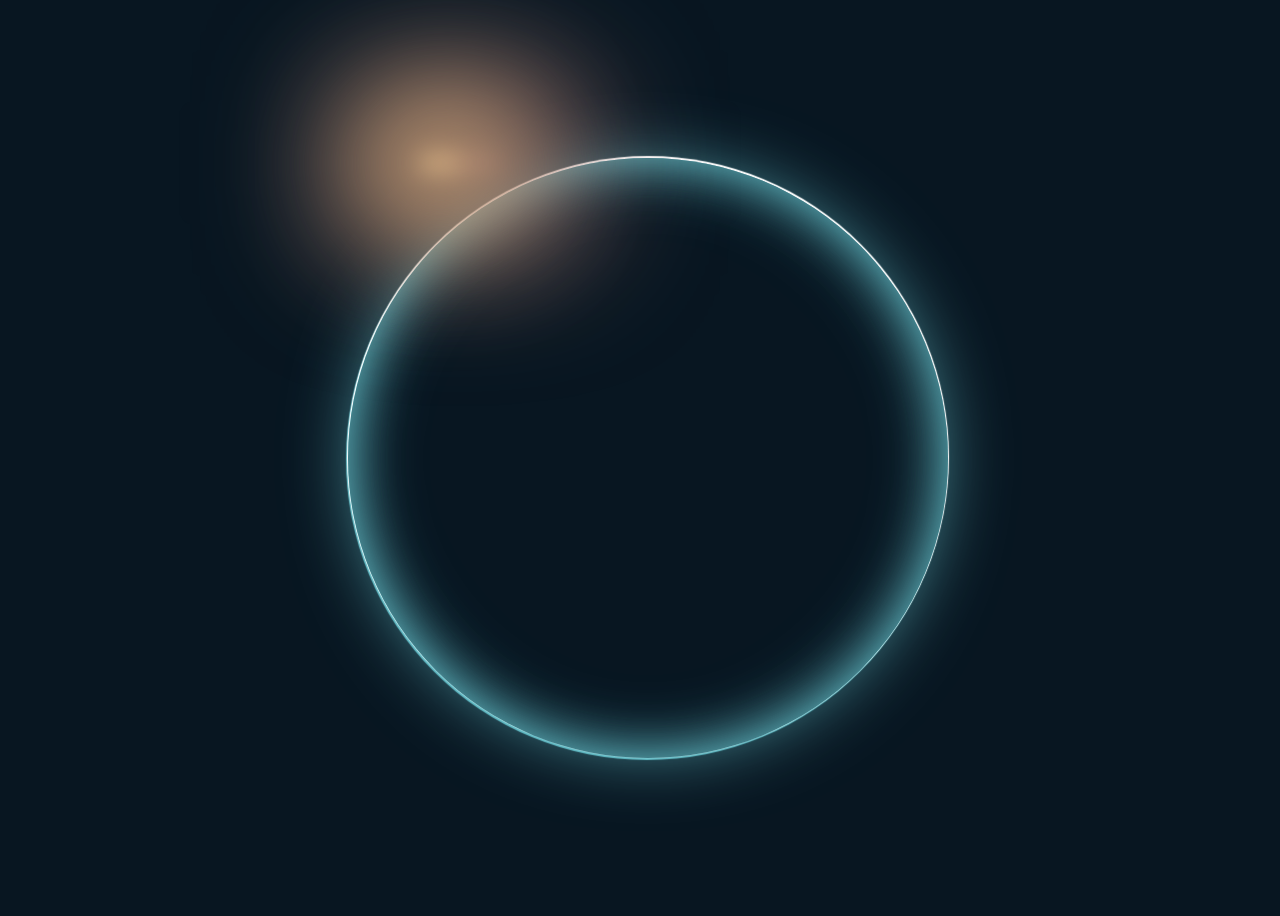
<file: arts/amansingh-earthwithcss.html>
<!DOCTYPE html>
<html lang="en">
<head>
    <meta charset="UTF-8">
    <meta name="viewport" content="width=device-width, initial-scale=1.0">
    <title>Earth with pure CSS</title>
    <style>
     

body {
	width: 100%;
	height: 100vh;
	display: flex;
	justify-content: center;
  align-items: center;
	position: relative;
	overflow: hidden;
	place-items: center;
	background: #081621;
}

@property --pulse {
  syntax: '<length>';
  inherits: false;
  initial-value: 80px;
}

@property --pulse2 {
  syntax: '<length>';
  inherits: false;
  initial-value: 56px;
}

@property --r {
  syntax: '<angle>';
  inherits: false;
  initial-value: 0deg;
}
img {
	background: red;
	width: 100px;
	height: 100px;
}
.earth {
	position: relative;
	width: 600px;
	aspect-ratio: 1;
	border-radius: 50%;
	background-image: url('https://i.postimg.cc/9QCCCVsQ/earth.png');
  background-repeat: repeat-x;
  background-size: cover;
  animation: earth 40s linear infinite, pulse 2s linear infinite alternate-reverse;
  box-shadow: 0 -1px 1px 1px white,
  -1px 1px 1px 1px #64BEC8, 
  0 0 var(--pulse) -20px #64BEC8, 
  inset 0 0 76px -10px #64BEC8,
  inset 0 0 var(--pulse2) -10px #64BEC8;
	&:before,
	&:after {
		content: '';
		position: absolute;
		left: 70px;
		height: 10px;
		border-radius: 45%;
		filter: blur(12px);
		transform: rotate(var(--r));
    animation: rotation 10s linear infinite;
	}
	&:before {
		width: 14%;
		
		box-shadow: inset 0 0 70px 90px #A47478, 
    0 0 140px 70px #A47478;
	}
	&:after {
		width: 7%;
		height: 10px;
		box-shadow: inset 0 0 70px -50px white, 
    inset 0 0 70px 90px #E5BC77, 
    0 0 130px 50px #E5BC77;
	}
}

@keyframes earth {
  0% {
    background-position: 0 0;
  }
  100% {
    background-position: -199% 0;
  }
}

@keyframes pulse {
  0% {
    --pulse: 8rem;
    --pulse2: 5.6rem;
    --r: 0deg;
    
  }
  100% {
    --pulse: 10rem;
    --pulse2: 3.6rem;
    --r: 180deg;
  }
}

@keyframes rotation {
  from {
    --r: 0deg;
  }
  to {
    --r: 180deg;
  }
}
    </style>
</head>
<body>
    <div
        class="earth absolute right-0 bottom-[10rem] size-[60rem] rounded-[50%]
            before:absolute before:top-[6rem] before:left-[7rem] before:w-[14%] before:h-[1rem] before:rounded-[45%] before:blur-[1.2rem]
            after:absolute after:top-[0rem] after:left-[33rem] after:w-[7%] after:h-[1rem] after:rounded-[45%] after:blur-[1.2rem]">
    </div>
</body>
</html>
</file>
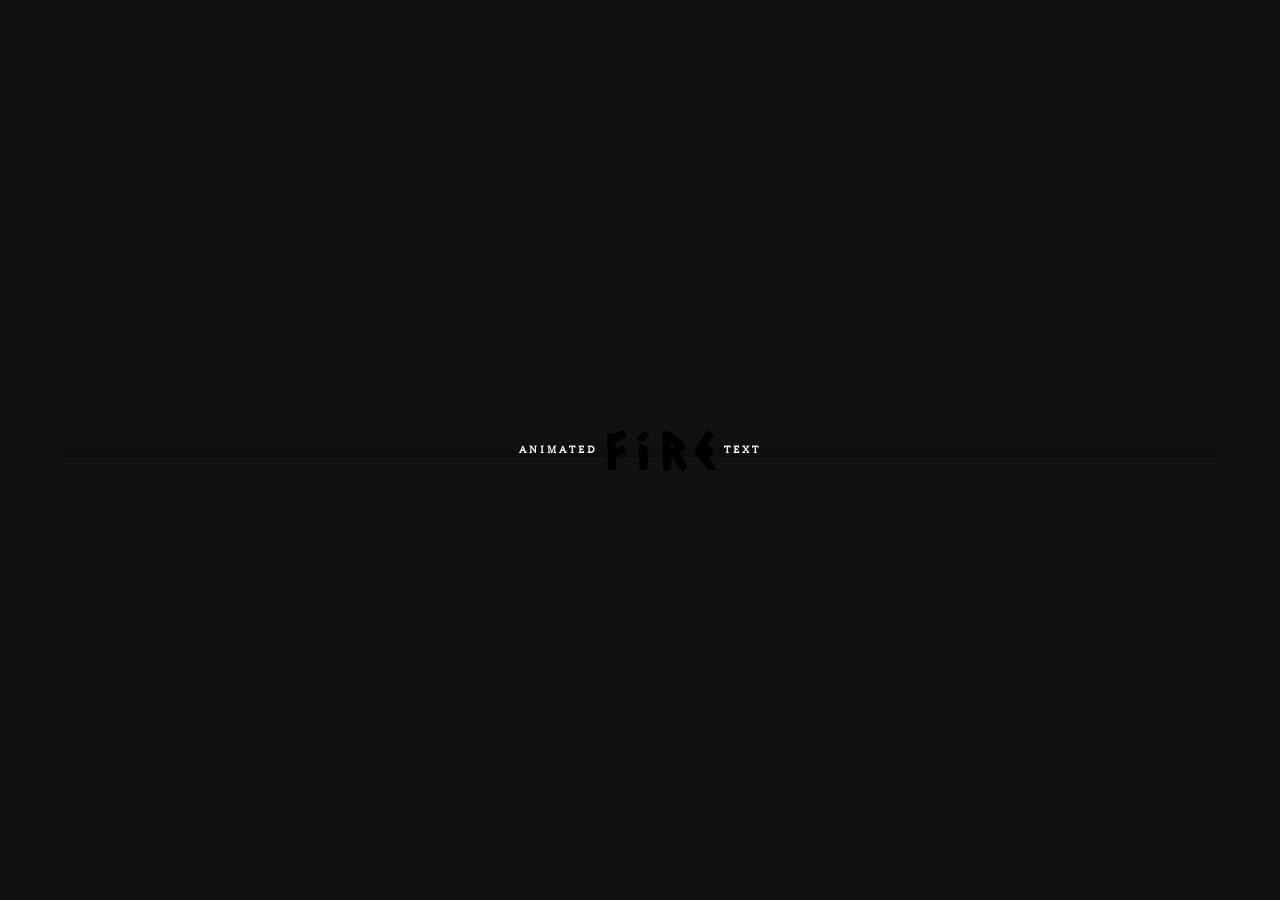
<file: arts/amansingh-firerext.html>
<!DOCTYPE html>
<html lang="en">
<head>
    <meta charset="UTF-8">
    <meta name="viewport" content="width=device-width, initial-scale=1.0">
    <title>Document</title>
    <style>
       body {
  background-color: #111;
  color: #FFF;
}
.container {
  position: absolute;
  top: 50%;
  left: 50%;
  transform: translate(-50%, -50%);
  -webkit-transform: translate(-50%, -50%);
  -moz-transform: translate(-50%, -50%);
  -ms-transform: translate(-50%, -50%);
  -o-transform: translate(-50%, -50%);
  width: 90%;
}
h1 {
  background-color: rgba(256,256,256,.03);
  background-image: -webkit-linear-gradient(top, #111, #0c0c0c);
  background-image: -moz-linear-gradient(top, #111, #0c0c0c);
  background-image: -ms-linear-gradient(top, #111, #0c0c0c);
  background-image: -o-linear-gradient(top, #111, #0c0c0c);
  font-size: 10px;
  font-family: 'Amethysta', serif;
  text-align: center;
  line-height: 1.4em;
  text-transform: uppercase;
  letter-spacing: .3em;
  white-space:nowrap;
}

span {
  color: #000;
  font-family: 'Caesar Dressing', cursive;
  font-size: 5em;
  text-transform: lowercase;
  vertical-align: middle;
  letter-spacing: .2em;
}

.fire {
  animation: animation 0.2s  infinite alternate;
  -moz-animation: animation 0.2s ease-in-out infinite alternate;
  -webkit-animation: animation 0.2s ease-in-out infinite alternate;
  -o-animation: animation 0.2s ease-in-out infinite alternate;
}

.burn {
  animation: animation .5s ease-in-out infinite alternate;
  -moz-animation: animation .5s ease-in-out infinite alternate;
  -webkit-animation: animation .5s ease-in-out infinite alternate;
  -o-animation: animation .5s ease-in-out infinite alternate;
}

@keyframes animation
{
0% {text-shadow: 0 0 20px #fefcc9,
  10px -10px 30px #feec85,
  -20px -20px 40px #ffae34,
  20px -40px 50px #ec760c,
  -20px -60px 60px #cd4606,
  0 -80px 70px #973716,
  10px -90px 80px #451b0e;}
100% {text-shadow: 0 0 20px #fefcc9,
  10px -10px 30px #fefcc9,
  -20px -20px 40px #feec85,
  22px -42px 60px #ffae34,
  -22px -58px 50px #ec760c,
  0 -82px 80px #cd4606,
  10px -90px 80px  #973716;}
}

@-moz-keyframes animation
{
0% {text-shadow: 0 0 20px #fefcc9,
  10px -10px 30px #feec85,
  -20px -20px 40px #ffae34,
  20px -40px 50px #ec760c,
  -20px -60px 60px #cd4606,
  0 -80px 70px #973716,
  10px -90px 80px #451b0e;}
100% {text-shadow: 0 0 20px #fefcc9,
  10px -10px 30px #fefcc9,
  -20px -20px 40px #feec85,
  22px -42px 60px #ffae34,
  -22px -58px 50px #ec760c,
  0 -82px 80px #cd4606,
  10px -90px 80px  #973716;}
}

@-webkit-keyframes animation
{
0% {text-shadow: 0 0 20px #fefcc9,
  10px -10px 30px #feec85,
  -20px -20px 40px #ffae34,
  20px -40px 50px #ec760c,
  -20px -60px 60px #cd4606,
  0 -80px 70px #973716,
  10px -90px 80px #451b0e;}
100% {text-shadow: 0 0 20px #fefcc9,
  10px -10px 30px #fefcc9,
  -20px -20px 40px #feec85,
  22px -42px 60px #ffae34,
  -22px -58px 50px #ec760c,
  0 -82px 80px #cd4606,
  10px -90px 80px  #973716;}
}

@-o-keyframes animation
{
0% {text-shadow: 0 0 20px #fefcc9,
  10px -10px 30px #feec85,
  -20px -20px 40px #ffae34,
  20px -40px 50px #ec760c,
  -20px -60px 60px #cd4606,
  0 -80px 70px #973716,
  10px -90px 80px #451b0e;}
100% {text-shadow: 0 0 20px #fefcc9,
  10px -10px 30px #fefcc9,
  -20px -20px 40px #feec85,
  22px -42px 60px #ffae34,
  -22px -58px 50px #ec760c,
  0 -82px 80px #cd4606,
  10px -90px 80px  #973716;}
}
    </style>
</head>
<body>
   <div class="container">
     <link href='https://fonts.googleapis.com/css?family=Amethysta' rel='stylesheet' type='text/css'>
     <link href='https://fonts.googleapis.com/css?family=Caesar+Dressing' rel='stylesheet' type='text/css'>
     
     <h1>Animated <span class="fire">F</span><span class="burn">i</span><span class="burn">r</span><span
             class="fire">e</span>Text</h1>
   </div>
</body>
</html>
</file>
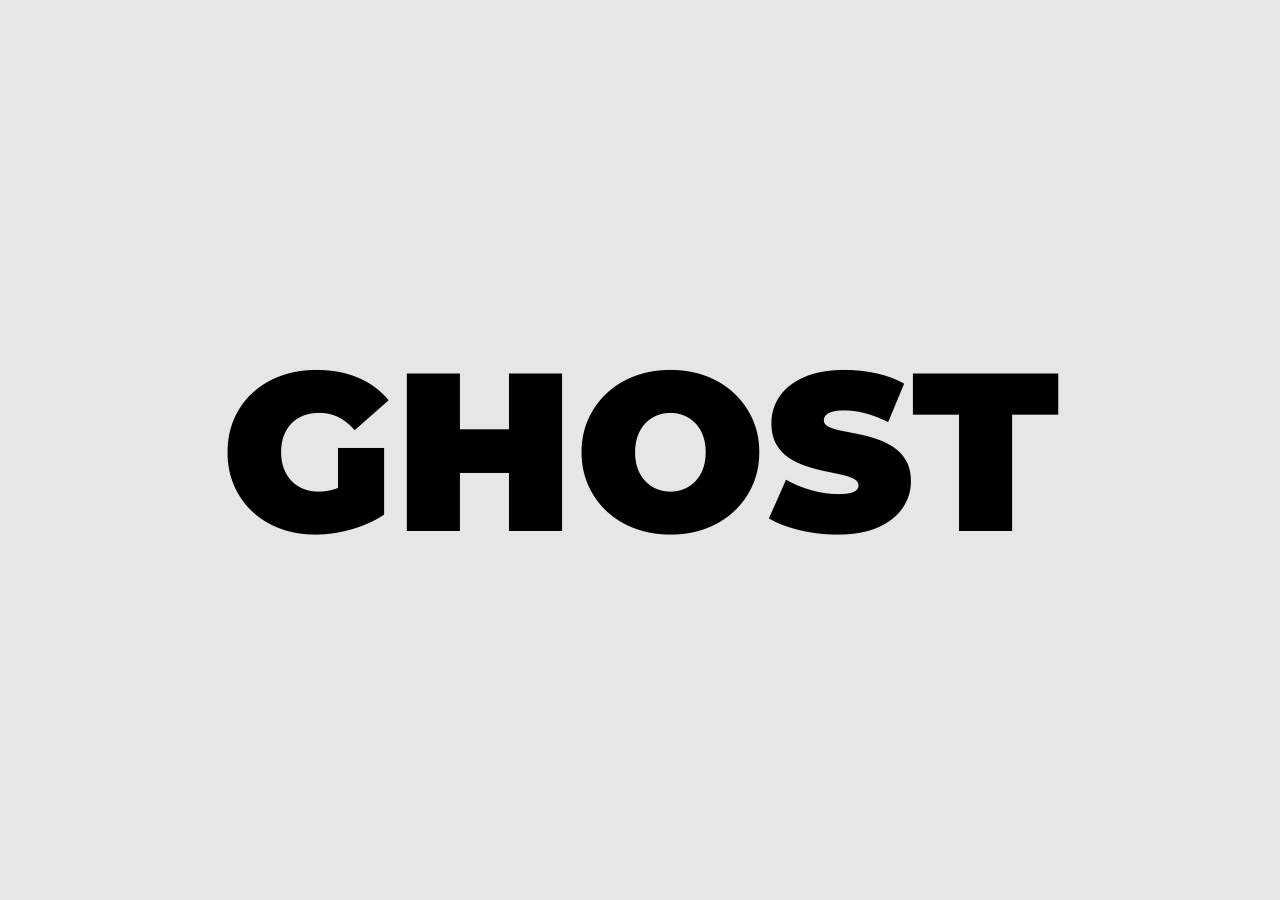
<file: arts/amansingh-ghost&ghouls.html>
<!DOCTYPE html>
<html lang="en">
<head>
    <meta charset="UTF-8">
    <meta name="viewport" content="width=device-width, initial-scale=1.0">
    <title>Ghost&ghouls</title>
    <style>
        @import url("https://fonts.googleapis.com/css2?family=Montserrat:wght@900&display=swap");

* {
	padding: 0;
	margin: 0;
	box-sizing: border-box;
}

body {
	min-height: 100vh;
	display: grid;
	place-items: center;

	--bkg: #5eb3fd;
	--white: #e7e6e6;

	background-color: var(--white);
	background-image: url("https://www.transparenttextures.com/patterns/concrete-wall.png");
}

.container {
	width: 100%;
	height: 100%;
	display: grid;
	place-items: center;
	overflow: hidden;
}

.title {
	position: absolute;
	top: 50%;
	left: 50%;
	transform: translate(-50%, -50%);
}
.title h1 {
	font-size: 25vmin;
	font-weight: 900;
	font-family: "Montserrat", sans-serif;
	color: black;
}

.ghost {
	width: 8vmin;
	height: 12vmin;
	background-color: var(--white);
	background-image: url("https://www.transparenttextures.com/patterns/concrete-wall.png");
	background-image: radial-gradient(ellipse at 35% 40%, #000 8%, transparent 0%),
		radial-gradient(ellipse at 65% 40%, #000 8%, transparent 0%),
		radial-gradient(ellipse at 50% 60%, #000 8%, transparent 0%);
	border-radius: 100% / 70% 70% 0% 0%;
	transform: translateX(100em) rotateZ(-90deg);
	position: relative;
	opacity: 0.9;
	mix-blend-mode: exclusion;
	animation: ghostMove 4s ease-out infinite;
}
@keyframes ghostMove {
	0% {
		transform: translateX(30em) rotateZ(-90deg);
	}
	100% {
		transform: translateX(-35em) rotateZ(-90deg);
	}
}
.ghost div {
	position: absolute;
	width: 20%;
	background-color: var(--white);
	background-image: url("https://www.transparenttextures.com/patterns/concrete-wall.png");
}
.ghost div:nth-of-type(1) {
	height: 7vmin;
	left: 0;
	bottom: -6vmin;
	border-radius: 100% / 0% 0% 50% 50%;
}
.ghost div:nth-of-type(2),
.ghost div:nth-of-type(4) {
	height: 4vmin;
	left: 20%;
	bottom: -3vmin;
	border-radius: 100% / 50% 50% 0% 0%;
	background-color: transparent;
}
.ghost div:nth-of-type(3) {
	height: 4vmin;
	left: 40%;
	bottom: -3.95vmin;
	border-radius: 100% / 0% 0% 60% 60%;
	background-color: var(--white);
}
.ghost div:nth-of-type(4) {
	left: 60%;
}
.ghost div:nth-of-type(5) {
	height: 3vmin;
	left: 80%;
	bottom: -2.9vmin;
	border-radius: 100% / 0% 0% 70% 70%;
	background-color: var(--white);
}
    </style>
</head>
<body>
    <div class="container">
        <div class="title">
            <h1>GHOST</h1>
        </div>
        <div class="ghost">
            <div></div>
            <div></div>
            <div></div>
            <div></div>
            <div></div>
        </div>
    </div>
</body>
</html>
</file>
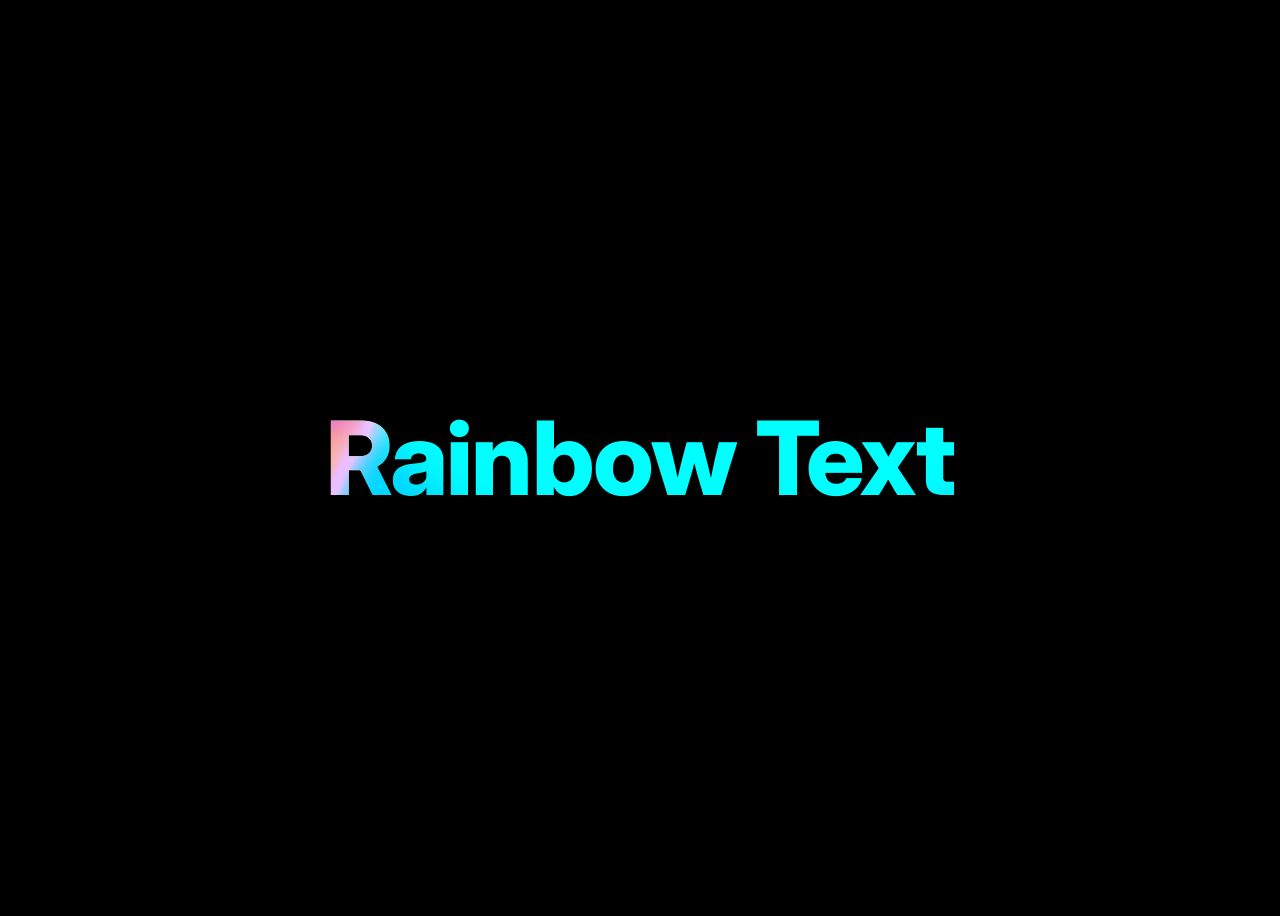
<file: arts/amansingh-rainbowtext.html>
<!DOCTYPE html>
<html lang="en">
<head>
    <meta charset="UTF-8">
    <meta name="viewport" content="width=device-width, initial-scale=1.0">
    <title>Document</title>
    <style>
       @import url("https://fonts.googleapis.com/css2?family=Inter:wght@400;800&display=swap");

:root {
  --bg: #000000;
  --clr-1: #00c2ff;
  --clr-2: #33ff8c;
  --clr-3: #ffc640;
  --clr-4: #e54cff;

  --blur: 1rem;
  --fs: clamp(3rem, 8vw, 7rem);
  --ls: clamp(-1.75px, -0.25vw, -3.5px);
}

body {
  min-height: 100vh;
  display: grid;
  place-items: center;
  background-color: var(--bg);
  color: #fff;
  font-family: "Inter", "DM Sans", Arial, sans-serif;
}

*,
*::before,
*::after {
  font-family: inherit;
  box-sizing: border-box;
}

.content {
  text-align: center;
}

.title {
  font-size: var(--fs);
  font-weight: 800;
  letter-spacing: var(--ls);
  position: relative;
  overflow: hidden;
  background: var(--bg);
  margin: 0;
}

.subtitle {
}

.aurora {
  position: absolute;
  top: 0;
  left: 0;
  width: 100%;
  height: 100%;
  z-index: 2;
  mix-blend-mode: darken;
  pointer-events: none;
}

.aurora__item {
  overflow: hidden;
  position: absolute;
  width: 60vw;
  height: 60vw;
  background-color: var(--clr-1);
  border-radius: 37% 29% 27% 27% / 28% 25% 41% 37%;
  filter: blur(var(--blur));
  mix-blend-mode: overlay;
}

.aurora__item:nth-of-type(1) {
  top: -50%;
  animation: aurora-border 6s ease-in-out infinite,
    aurora-1 12s ease-in-out infinite alternate;
}

.aurora__item:nth-of-type(2) {
  background-color: var(--clr-3);
  right: 0;
  top: 0;
  animation: aurora-border 6s ease-in-out infinite,
    aurora-2 12s ease-in-out infinite alternate;
}

.aurora__item:nth-of-type(3) {
  background-color: var(--clr-2);
  left: 0;
  bottom: 0;
  animation: aurora-border 6s ease-in-out infinite,
    aurora-3 8s ease-in-out infinite alternate;
}

.aurora__item:nth-of-type(4) {
  background-color: var(--clr-4);
  right: 0;
  bottom: -50%;
  animation: aurora-border 6s ease-in-out infinite,
    aurora-4 24s ease-in-out infinite alternate;
}

@keyframes aurora-1 {
  0% {
    top: 0;
    right: 0;
  }

  50% {
    top: 100%;
    right: 75%;
  }

  75% {
    top: 100%;
    right: 25%;
  }

  100% {
    top: 0;
    right: 0;
  }
}

@keyframes aurora-2 {
  0% {
    top: -50%;
    left: 0%;
  }

  60% {
    top: 100%;
    left: 75%;
  }

  85% {
    top: 100%;
    left: 25%;
  }

  100% {
    top: -50%;
    left: 0%;
  }
}

@keyframes aurora-3 {
  0% {
    bottom: 0;
    left: 0;
  }

  40% {
    bottom: 100%;
    left: 75%;
  }

  65% {
    bottom: 40%;
    left: 50%;
  }

  100% {
    bottom: 0;
    left: 0;
  }
}

@keyframes aurora-4 {
  0% {
    bottom: -50%;
    right: 0;
  }

  50% {
    bottom: 0%;
    right: 40%;
  }

  90% {
    bottom: 50%;
    right: 25%;
  }

  100% {
    bottom: -50%;
    right: 0;
  }
}

@keyframes aurora-border {
  0% {
    border-radius: 37% 29% 27% 27% / 28% 25% 41% 37%;
  }

  25% {
    border-radius: 47% 29% 39% 49% / 61% 19% 66% 26%;
  }

  50% {
    border-radius: 57% 23% 47% 72% / 63% 17% 66% 33%;
  }

  75% {
    border-radius: 28% 49% 29% 100% / 93% 20% 64% 25%;
  }

  100% {
    border-radius: 37% 29% 27% 27% / 28% 25% 41% 37%;
  }
}

    </style>
</head>
<body>
    <div class="content">
        <h1 class="title">Rainbow Text
            <div class="aurora">
                <div class="aurora__item"></div>
                <div class="aurora__item"></div>
                <div class="aurora__item"></div>
                <div class="aurora__item"></div>
            </div>
        </h1>
    </div>
</body>
</html>
</file>
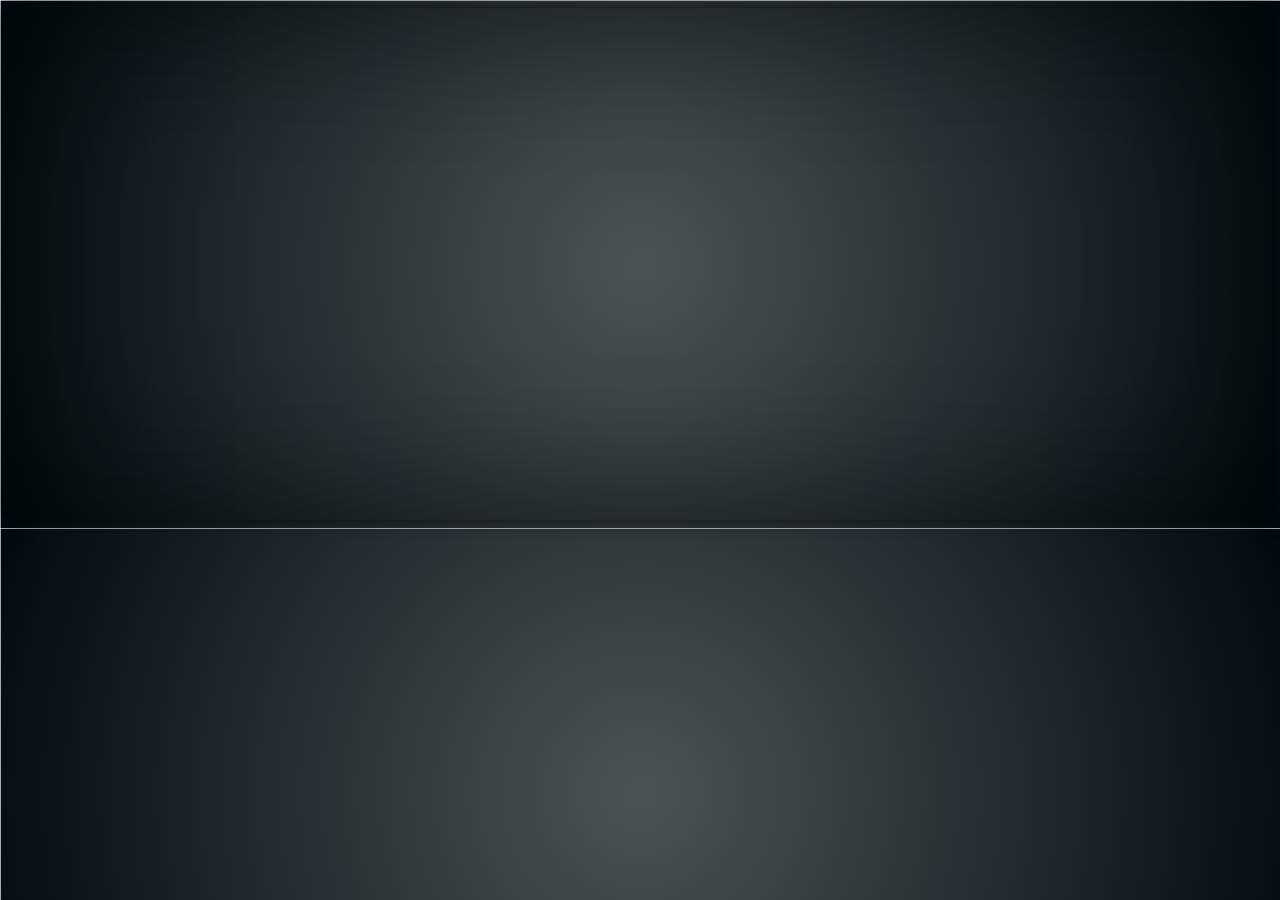
<file: arts/AmanSingh-textswing animation.html>
<!DOCTYPE html>
<html lang="en">
<head>
    <meta charset="UTF-8">
    <meta name="viewport" content="width=device-width, initial-scale=1.0">
    <title>text-swinging animation</title>
    <style>
        .container {
  height: 100%;
  overflow: hidden;
}

body {
  background: black;
  background: radial-gradient(circle, rgba(255, 255, 255, 0.3), transparent), linear-gradient(rgba(255, 255, 255, 0.5) 1px, transparent 1px), linear-gradient(90deg, rgba(255, 255, 255, 0.5) 1px, transparent 1px), linear-gradient(rgba(255, 255, 255, 0.3) 1px, transparent 1px), linear-gradient(90deg, rgba(255, 255, 255, 0.3) 1px, transparent 1px), #000a0f;
  box-shadow: inset 0 0 10em rgba(0, 0, 0, 0.5), 0 0 1em rgba(0, 0, 0, 0.8);
  font-family: "Abril Fatface", cursive;
  font-weight: 700;
  color: #fff;
}

.container {
  display: flex;
  align-items: center;
  justify-content: center;
  flex-direction: column;
  perspective: 1000px;
  perspective-origin: 50% 50%;
}
.container > div {
  margin: 2px;
  -webkit-background-clip: text;
  -webkit-text-fill-color: transparent;
  background-image: url(https://s3-us-west-2.amazonaws.com/s.cdpn.io/769286/clouds.jpg);
  mix-blend-mode: hue;
  background-size: auto;
  background-attachment: unset;
  background-position: 0%;
  transform: translate3d(0, 0, 0) rotateY(35deg);
  animation: swing 4s ease-in-out infinite, texteffect 50s;
}
.container > div:nth-of-type(1) {
  animation-delay: 0.2s;
}
.container > div:nth-of-type(2) {
  animation-delay: 0.4s;
}
.container > div:nth-of-type(3) {
  animation-delay: 0.6s;
}
.container > div:nth-of-type(4) {
  animation-delay: 0.8s;
}
.container > div:nth-of-type(5) {
  animation-delay: 1s;
}
.container > div:nth-of-type(6) {
  animation-delay: 1.2s;
}
.container > div:nth-of-type(7) {
  animation-delay: 1.4s;
}
.container > div:nth-of-type(8) {
  animation-delay: 1.6s;
}
.container > div:nth-of-type(9) {
  animation-delay: 1.8s;
}
.container > div:nth-of-type(10) {
  animation-delay: 2s;
}
.container > div:nth-of-type(11) {
  animation-delay: 2.2s;
}
.container > div:nth-of-type(12) {
  animation-delay: 2.4s;
}
.container > div:nth-of-type(13) {
  animation-delay: 2.6s;
}
.container > div:nth-of-type(14) {
  animation-delay: 2.8s;
}
.container > div:nth-of-type(15) {
  animation-delay: 3s;
}
.container > div:nth-of-type(16) {
  animation-delay: 3.2s;
}
.container > div:nth-of-type(17) {
  animation-delay: 3.4s;
}
.container > div:nth-of-type(18) {
  animation-delay: 3.6s;
}
.container > div:nth-of-type(19) {
  animation-delay: 3.8s;
}
.container > div:nth-of-type(20) {
  animation-delay: 4s;
}

@keyframes swing {
  50% {
    transform: translate3d(0, 0, 0) rotateY(-35deg);
  }
}
@keyframes texteffect {
  50% {
    background-position: 100%;
  }
}
    </style>
</head>
<body>
    <div class="container">
        <div>Lorem ipsum dolor sit amet, consectetur adipiscing elit,</div>
        <div>sed do eiusmod tempor incididunt ut labore et dolore magna aliqua.</div>
        <div>Ut enim ad minim veniam, quis nostrud exercitation ullamco laboris,</div>
        <div>nisi ut aliquip ex ea commodo consequat.</div>
        <br>
        <div>Duis aute irure dolor in reprehenderit in voluptate velit esse</div>
        <div>cillum dolore eu fugiat nulla pariatur.</div>
        <div>Excepteur sint occaecat cupidatat non proident,</div>
        <div>sunt in culpa qui officia deserunt mollit anim id est laborum.</div>
        <br>
        <div>Curabitur pretium tincidunt lacus. Nulla gravida orci a odio.</div>
        <div>Nullam varius, turpis et commodo pharetra,</div>
        <div>est eros bibendum elit, nec luctus magna felis sollicitudin mauris.</div>
        <div>Integer in mauris eu nibh euismod gravida.</div>
        <br>
        <div>Phasellus fermentum in, dolor. Pellentesque facilisis.</div>
        <div>Nulla imperdiet sit amet magna. Vestibulum dapibus, mauris nec malesuada fames,</div>
        <div>augue metus tincidunt sem, at interdum magna augue eget diam.</div>
        <div>Vestibulum ante ipsum primis in faucibus orci luctus et ultrices posuere cubilia Curae.</div>
        <br>
        <div>Donec eu libero sit amet quam egestas semper.</div>
        <div>Aenean ultricies mi vitae est. Mauris placerat eleifend leo.</div>
        <div>Quisque sit amet est et sapien ullamcorper pharetra.</div>
        <div>Vestibulum erat wisi, condimentum sed, commodo vitae, ornare sit amet, wisi.</div>
    </div>

</body>
</html>
</file>
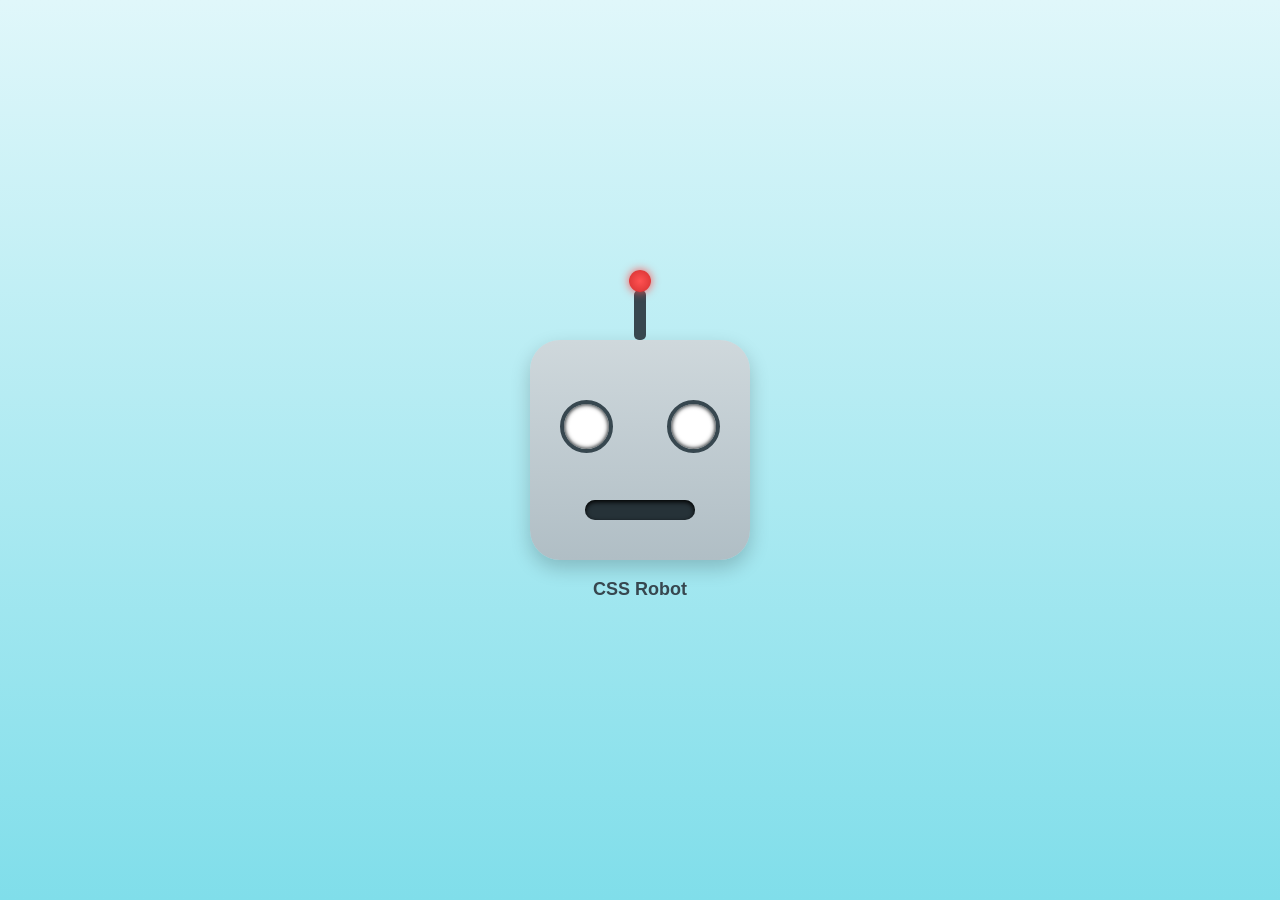
<file: arts/Amit-css robot face.html>
<!DOCTYPE html>
<html lang="en">
<head>
  <meta charset="UTF-8" />
  <meta name="viewport" content="width=device-width, initial-scale=1.0"/>
  <title>CSS Robot Face</title>
  <style>
    body {
      background: linear-gradient(to bottom, #e0f7fa, #80deea);
      display: flex;
      justify-content: center;
      align-items: center;
      height: 100vh;
      margin: 0;
      font-family: 'Segoe UI', sans-serif;
    }

    .robot {
      background: linear-gradient(to bottom, #cfd8dc, #b0bec5);
      width: 220px;
      height: 220px;
      border-radius: 30px;
      position: relative;
      box-shadow: 0 8px 20px rgba(0,0,0,0.2);
      animation: float 3s ease-in-out infinite;
      transition: transform 0.3s ease, box-shadow 0.3s ease;
    }

    .robot:hover {
      transform: scale(1.05);
      box-shadow: 0 12px 30px rgba(0,0,0,0.3);
    }

    @keyframes float {
      0%, 100% { transform: translateY(0); }
      50% { transform: translateY(-10px); }
    }

    .eye {
      width: 45px;
      height: 45px;
      background: radial-gradient(circle, #fff 60%, #90a4ae 100%);
      border: 4px solid #37474f;
      border-radius: 50%;
      position: absolute;
      top: 60px;
      box-shadow: inset 0 0 5px #000;
      transition: transform 0.3s ease;
    }

    .eye.left {
      left: 30px;
    }

    .eye.right {
      right: 30px;
    }

    .robot:hover .eye {
      transform: scale(1.2);
    }

    .mouth {
      width: 110px;
      height: 20px;
      background: #263238;
      border-radius: 10px;
      position: absolute;
      bottom: 40px;
      left: 50%;
      transform: translateX(-50%);
      box-shadow: inset 0 2px 5px #000;
      transition: 0.3s ease;
    }

    .robot:hover .mouth {
      background: #ff7043;
    }

    .antenna {
      width: 12px;
      height: 50px;
      background: #37474f;
      position: absolute;
      top: -50px;
      left: 50%;
      transform: translateX(-50%);
      border-radius: 5px;
    }

    .antenna-tip {
      width: 22px;
      height: 22px;
      background: radial-gradient(circle, #ff5252, #d32f2f);
      border-radius: 50%;
      position: absolute;
      top: -70px;
      left: 50%;
      transform: translateX(-50%);
      box-shadow: 0 0 10px #ff5252;
      transition: box-shadow 0.3s ease;
    }

    .robot:hover .antenna-tip {
      box-shadow: 0 0 20px #ff1744;
    }

    .label {
      position: absolute;
      bottom: -40px;
      width: 100%;
      text-align: center;
      font-size: 18px;
      color: #37474f;
      font-weight: bold;
    }
  </style>
</head>
<body>
  <div class="robot">
    <div class="antenna"></div>
    <div class="antenna-tip"></div>
    <div class="eye left"></div>
    <div class="eye right"></div>
    <div class="mouth"></div>
    <div class="label">CSS Robot</div>
  </div>
</body>
</html>
</file>
